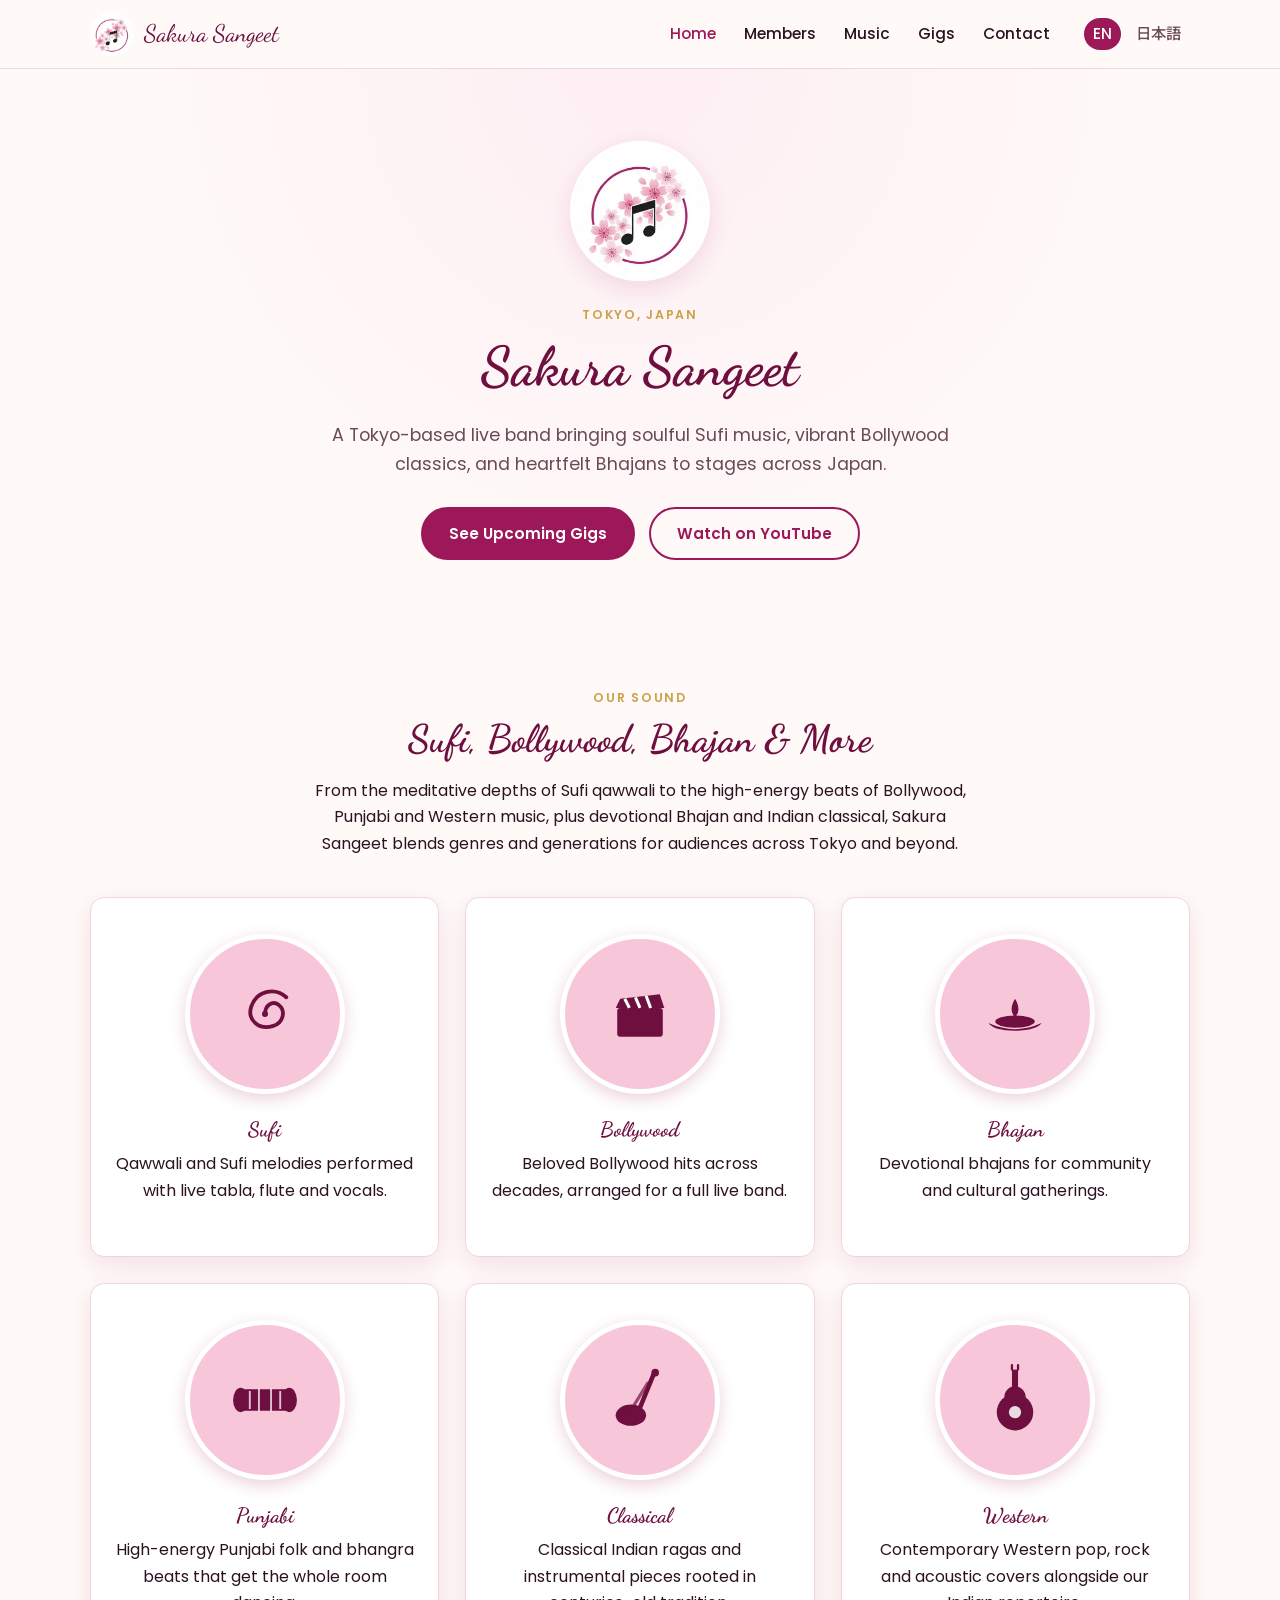
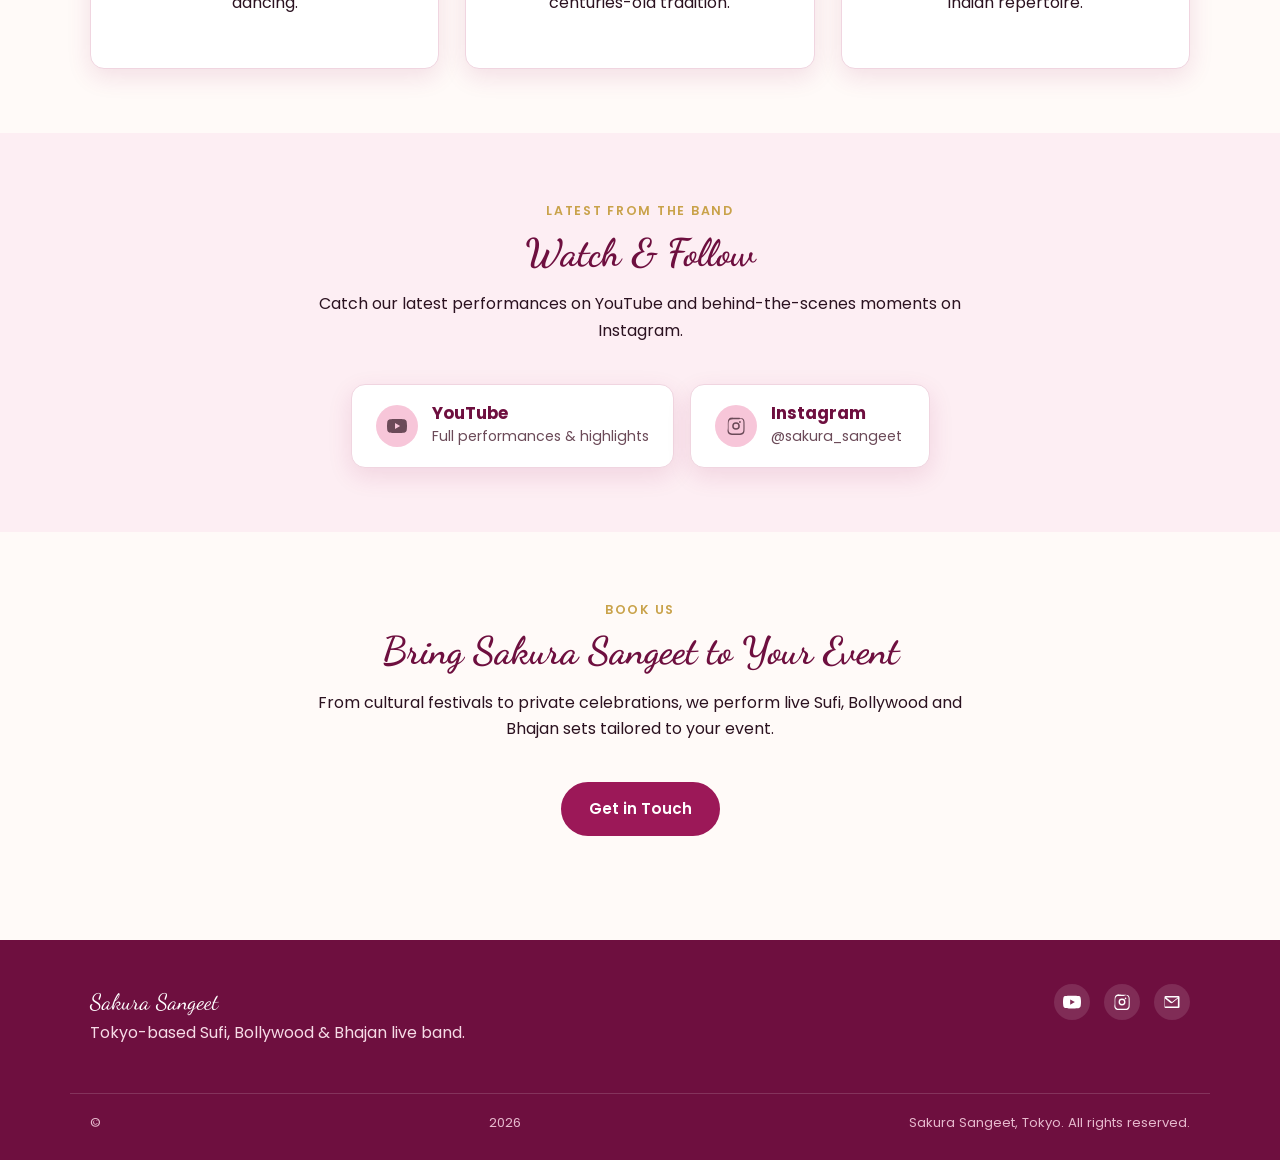
<file: index.html>
<!DOCTYPE html>
<html lang="en">
<head>
<meta charset="UTF-8">
<meta name="viewport" content="width=device-width, initial-scale=1.0">
<title>Sakura Sangeet | Sufi, Bollywood &amp; Bhajan Live Band in Tokyo, Japan</title>
<meta name="description" content="Sakura Sangeet is a Tokyo-based live band performing Sufi, Bollywood and Bhajan music across Japan. Watch us on YouTube, follow us on Instagram, and catch our upcoming Tokyo shows.">
<link rel="canonical" href="https://sakurasangeet.netlify.app/index.html">
<link rel="alternate" hreflang="en" href="https://sakurasangeet.netlify.app/index.html">
<link rel="alternate" hreflang="ja" href="https://sakurasangeet.netlify.app/ja/index.html">
<link rel="alternate" hreflang="x-default" href="https://sakurasangeet.netlify.app/index.html">
<link rel="icon" href="assets/images/band-logo-icon.jpg">

<meta property="og:type" content="website">
<meta property="og:title" content="Sakura Sangeet | Sufi, Bollywood & Bhajan Live Band in Tokyo, Japan">
<meta property="og:description" content="A Tokyo-based live band performing Sufi, Bollywood and Bhajan music across Japan.">
<meta property="og:image" content="assets/images/band-logo.jpg">
<meta property="og:url" content="https://sakurasangeet.netlify.app/index.html">
<meta name="twitter:card" content="summary_large_image">

<link rel="preconnect" href="https://fonts.googleapis.com">
<link href="https://fonts.googleapis.com/css2?family=Dancing+Script:wght@600;700&family=Poppins:wght@400;500;600;700&family=Noto+Sans+JP:wght@400;500;700&display=swap" rel="stylesheet">
<link rel="stylesheet" href="assets/css/style.css">

<script type="application/ld+json">
{
  "@context": "https://schema.org",
  "@type": "MusicGroup",
  "name": "Sakura Sangeet",
  "genre": ["Sufi music", "Bollywood", "Bhajan", "Devotional music"],
  "description": "Sakura Sangeet is a Tokyo-based live band performing Sufi, Bollywood and Bhajan music across Japan.",
  "image": "https://sakurasangeet.netlify.app/assets/images/band-logo.jpg",
  "url": "https://sakurasangeet.netlify.app/index.html",
  "foundingLocation": { "@type": "Place", "name": "Tokyo, Japan" },
  "sameAs": [
    "https://www.youtube.com/@sakurasangeet",
    "https://www.instagram.com/sakura_sangeet"
  ]
}
</script>
</head>
<body>

<header class="site-header">
  <div class="container nav">
    <a class="brand" href="index.html">
      <img src="assets/images/band-logo-icon.jpg" alt="Sakura Sangeet logo">
      Sakura Sangeet
    </a>
    <button class="nav-toggle" id="navToggle" aria-label="Toggle menu" aria-expanded="false">&#9776;</button>
    <ul class="nav-links" id="navLinks">
      <li><a href="index.html" class="active">Home</a></li>
      <li><a href="about.html">Members</a></li>
      <li><a href="music.html">Music</a></li>
      <li><a href="events.html">Gigs</a></li>
      <li><a href="contact.html">Contact</a></li>
      <li class="lang-switch">
        <a href="index.html" class="active">EN</a>
        <a href="ja/index.html">日本語</a>
      </li>
    </ul>
  </div>
</header>

<main>
  <section class="hero">
    <div class="container">
      <img class="hero-logo" src="assets/images/band-logo-icon.jpg" alt="Sakura Sangeet — sakura and music note logo">
      <div class="eyebrow">Tokyo, Japan</div>
      <h1>Sakura Sangeet</h1>
      <p class="lead">A Tokyo-based live band bringing soulful Sufi music, vibrant Bollywood classics, and heartfelt Bhajans to stages across Japan.</p>
      <div class="btn-row">
        <a class="btn btn-primary" href="events.html">See Upcoming Gigs</a>
        <a class="btn btn-outline" data-link="youtube" href="#" target="_blank" rel="noopener">Watch on YouTube</a>
      </div>
    </div>
  </section>

  <section class="section">
    <div class="container">
      <div class="section-header">
        <div class="eyebrow">Our Sound</div>
        <h2>Sufi, Bollywood, Bhajan &amp; More</h2>
        <p>From the meditative depths of Sufi qawwali to the high-energy beats of Bollywood, Punjabi and Western music, plus devotional Bhajan and Indian classical, Sakura Sangeet blends genres and generations for audiences across Tokyo and beyond.</p>
      </div>
      <div class="grid grid-3" id="genresGrid">
        <!-- Rendered by assets/js/main.js from assets/js/data.js -->
      </div>
    </div>
  </section>

  <section class="section section-alt">
    <div class="container">
      <div class="section-header">
        <div class="eyebrow">Latest From the Band</div>
        <h2>Watch &amp; Follow</h2>
        <p>Catch our latest performances on YouTube and behind-the-scenes moments on Instagram.</p>
      </div>
      <div class="social-row">
        <a class="card social-card" data-link="youtube" href="#" target="_blank" rel="noopener">
          <span class="social-icon">
            <svg viewBox="0 0 24 24" width="20" height="20" fill="currentColor"><path d="M23.5 6.2a3 3 0 0 0-2.1-2.1C19.5 3.5 12 3.5 12 3.5s-7.5 0-9.4.6A3 3 0 0 0 .5 6.2 31.6 31.6 0 0 0 0 12a31.6 31.6 0 0 0 .5 5.8 3 3 0 0 0 2.1 2.1c1.9.6 9.4.6 9.4.6s7.5 0 9.4-.6a3 3 0 0 0 2.1-2.1A31.6 31.6 0 0 0 24 12a31.6 31.6 0 0 0-.5-5.8ZM9.6 15.5V8.5L15.8 12Z"/></svg>
          </span>
          <span>
            <h3>YouTube</h3>
            <span>Full performances &amp; highlights</span>
          </span>
        </a>
        <a class="card social-card" data-link="instagram" href="#" target="_blank" rel="noopener">
          <span class="social-icon">
            <svg viewBox="0 0 24 24" width="20" height="20" fill="currentColor"><path d="M12 2.2c3.2 0 3.6 0 4.9.07 1.2.06 2 .25 2.4.42.6.24 1 .53 1.5 1 .47.47.76.9 1 1.5.17.4.36 1.2.42 2.4.06 1.3.07 1.7.07 4.9s0 3.6-.07 4.9c-.06 1.2-.25 2-.42 2.4-.24.6-.53 1-1 1.5-.47.47-.9.76-1.5 1-.4.17-1.2.36-2.4.42-1.3.06-1.7.07-4.9.07s-3.6 0-4.9-.07c-1.2-.06-2-.25-2.4-.42-.6-.24-1-.53-1.5-1-.47-.47-.76-.9-1-1.5-.17-.4-.36-1.2-.42-2.4C2.21 15.6 2.2 15.2 2.2 12s0-3.6.07-4.9c.06-1.2.25-2 .42-2.4.24-.6.53-1 1-1.5.47-.47.9-.76 1.5-1 .4-.17 1.2-.36 2.4-.42C8.4 2.21 8.8 2.2 12 2.2Zm0 1.8c-3.15 0-3.52 0-4.76.07-.97.04-1.5.2-1.85.34-.46.18-.8.4-1.15.75-.35.35-.57.69-.75 1.15-.14.35-.3.88-.34 1.85C3.08 8.48 3.07 8.85 3.07 12s0 3.52.07 4.76c.04.97.2 1.5.34 1.85.18.46.4.8.75 1.15.35.35.69.57 1.15.75.35.14.88.3 1.85.34 1.24.06 1.61.07 4.76.07s3.52 0 4.76-.07c.97-.04 1.5-.2 1.85-.34.46-.18.8-.4 1.15-.75.35-.35.57-.69.75-1.15.14-.35.3-.88.34-1.85.06-1.24.07-1.61.07-4.76s0-3.52-.07-4.76c-.04-.97-.2-1.5-.34-1.85a3.1 3.1 0 0 0-.75-1.15 3.1 3.1 0 0 0-1.15-.75c-.35-.14-.88-.3-1.85-.34C15.52 4 15.15 4 12 4Zm0 3.4a4.6 4.6 0 1 1 0 9.2 4.6 4.6 0 0 1 0-9.2Zm0 1.8a2.8 2.8 0 1 0 0 5.6 2.8 2.8 0 0 0 0-5.6Zm5.8-2a1.08 1.08 0 1 1-2.16 0 1.08 1.08 0 0 1 2.16 0Z"/></svg>
          </span>
          <span>
            <h3>Instagram</h3>
            <span>@sakura_sangeet</span>
          </span>
        </a>
      </div>
    </div>
  </section>

  <section class="section">
    <div class="container">
      <div class="section-header">
        <div class="eyebrow">Book Us</div>
        <h2>Bring Sakura Sangeet to Your Event</h2>
        <p>From cultural festivals to private celebrations, we perform live Sufi, Bollywood and Bhajan sets tailored to your event.</p>
      </div>
      <div class="btn-row" style="justify-content:center;">
        <a class="btn btn-primary" href="contact.html">Get in Touch</a>
      </div>
    </div>
  </section>
</main>

<footer class="site-footer">
  <div class="container">
    <div>
      <div class="footer-brand">Sakura Sangeet</div>
      <p>Tokyo-based Sufi, Bollywood &amp; Bhajan live band.</p>
    </div>
    <div class="footer-social">
      <a data-link="youtube" href="#" target="_blank" rel="noopener" aria-label="YouTube">
        <svg viewBox="0 0 24 24" width="18" height="18" fill="currentColor"><path d="M23.5 6.2a3 3 0 0 0-2.1-2.1C19.5 3.5 12 3.5 12 3.5s-7.5 0-9.4.6A3 3 0 0 0 .5 6.2 31.6 31.6 0 0 0 0 12a31.6 31.6 0 0 0 .5 5.8 3 3 0 0 0 2.1 2.1c1.9.6 9.4.6 9.4.6s7.5 0 9.4-.6a3 3 0 0 0 2.1-2.1A31.6 31.6 0 0 0 24 12a31.6 31.6 0 0 0-.5-5.8ZM9.6 15.5V8.5L15.8 12Z"/></svg>
      </a>
      <a data-link="instagram" href="#" target="_blank" rel="noopener" aria-label="Instagram">
        <svg viewBox="0 0 24 24" width="18" height="18" fill="currentColor"><path d="M12 2.2c3.2 0 3.6 0 4.9.07 1.2.06 2 .25 2.4.42.6.24 1 .53 1.5 1 .47.47.76.9 1 1.5.17.4.36 1.2.42 2.4.06 1.3.07 1.7.07 4.9s0 3.6-.07 4.9c-.06 1.2-.25 2-.42 2.4-.24.6-.53 1-1 1.5-.47.47-.9.76-1.5 1-.4.17-1.2.36-2.4.42-1.3.06-1.7.07-4.9.07s-3.6 0-4.9-.07c-1.2-.06-2-.25-2.4-.42-.6-.24-1-.53-1.5-1-.47-.47-.76-.9-1-1.5-.17-.4-.36-1.2-.42-2.4C2.21 15.6 2.2 15.2 2.2 12s0-3.6.07-4.9c.06-1.2.25-2 .42-2.4.24-.6.53-1 1-1.5.47-.47.9-.76 1.5-1 .4-.17 1.2-.36 2.4-.42C8.4 2.21 8.8 2.2 12 2.2Zm0 1.8c-3.15 0-3.52 0-4.76.07-.97.04-1.5.2-1.85.34-.46.18-.8.4-1.15.75-.35.35-.57.69-.75 1.15-.14.35-.3.88-.34 1.85C3.08 8.48 3.07 8.85 3.07 12s0 3.52.07 4.76c.04.97.2 1.5.34 1.85.18.46.4.8.75 1.15.35.35.69.57 1.15.75.35.14.88.3 1.85.34 1.24.06 1.61.07 4.76.07s3.52 0 4.76-.07c.97-.04 1.5-.2 1.85-.34.46-.18.8-.4 1.15-.75.35-.35.57-.69.75-1.15.14-.35.3-.88.34-1.85.06-1.24.07-1.61.07-4.76s0-3.52-.07-4.76c-.04-.97-.2-1.5-.34-1.85a3.1 3.1 0 0 0-.75-1.15 3.1 3.1 0 0 0-1.15-.75c-.35-.14-.88-.3-1.85-.34C15.52 4 15.15 4 12 4Zm0 3.4a4.6 4.6 0 1 1 0 9.2 4.6 4.6 0 0 1 0-9.2Zm0 1.8a2.8 2.8 0 1 0 0 5.6 2.8 2.8 0 0 0 0-5.6Zm5.8-2a1.08 1.08 0 1 1-2.16 0 1.08 1.08 0 0 1 2.16 0Z"/></svg>
      </a>
      <a data-link="email" href="#" aria-label="Email">
        <svg viewBox="0 0 24 24" width="18" height="18" fill="currentColor"><path d="M2 5.5A1.5 1.5 0 0 1 3.5 4h17A1.5 1.5 0 0 1 22 5.5v13a1.5 1.5 0 0 1-1.5 1.5h-17A1.5 1.5 0 0 1 2 18.5Zm2.2.5 7.3 5.8a.8.8 0 0 0 1 0L19.8 6Zm15.6 1.3-7 5.6a2.6 2.6 0 0 1-3.2 0l-7-5.6V18h17.2Z"/></svg>
      </a>
    </div>
  </div>
  <div class="footer-bottom container">
    &copy; <span data-year></span> Sakura Sangeet, Tokyo. All rights reserved.
  </div>
</footer>

<script src="assets/js/data.js"></script>
<script src="assets/js/main.js"></script>
</body>
</html>
</file>
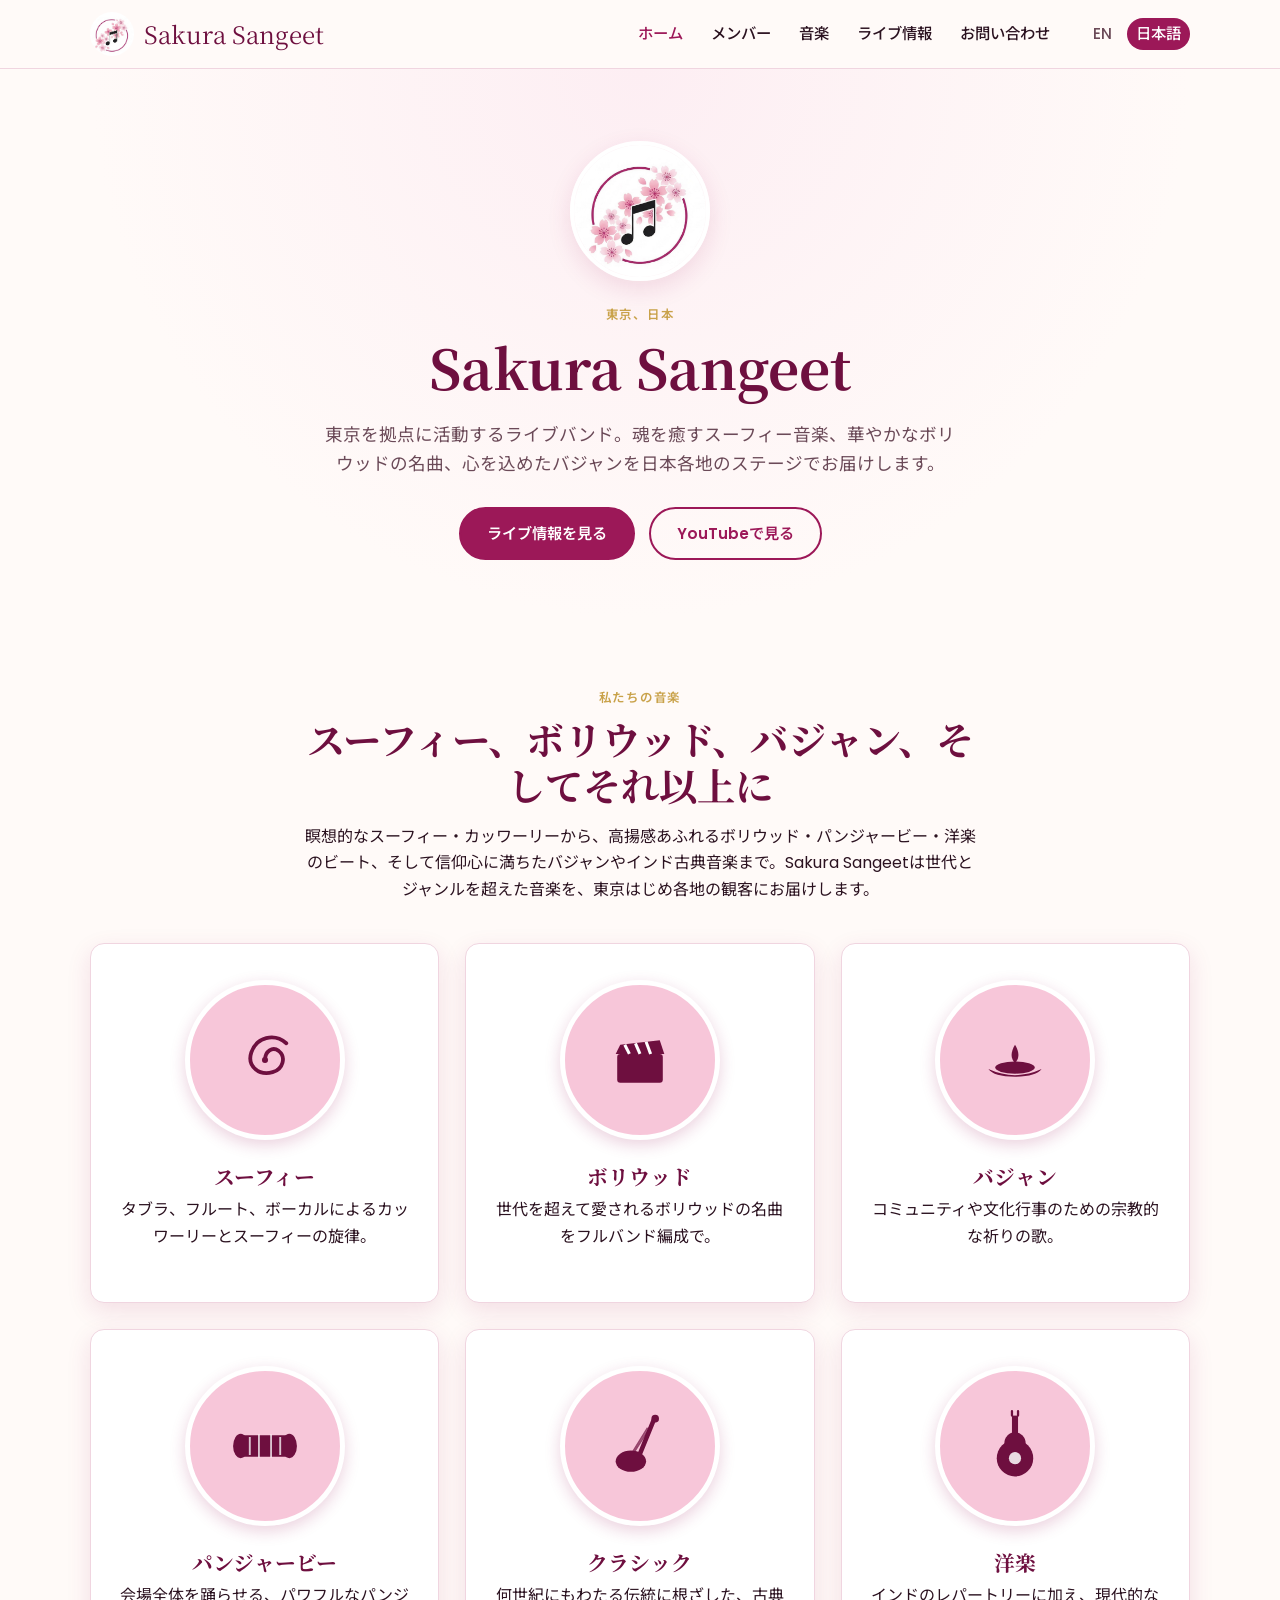
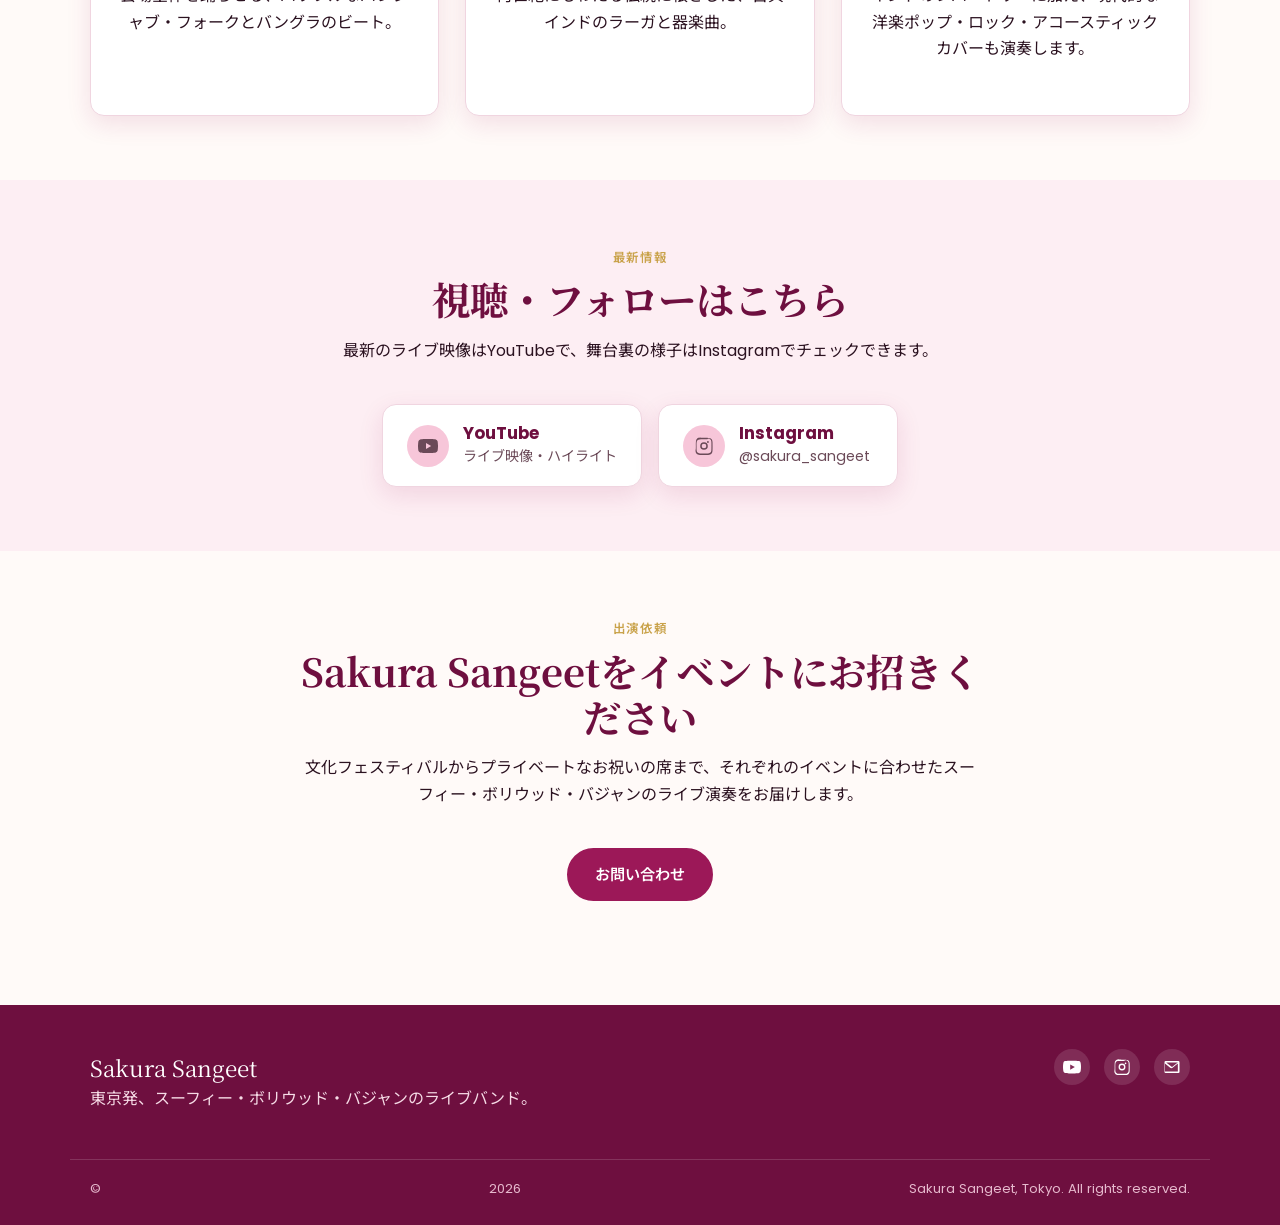
<file: ja/index.html>
<!DOCTYPE html>
<html lang="ja">
<head>
<meta charset="UTF-8">
<meta name="viewport" content="width=device-width, initial-scale=1.0">
<title>桜サンギート（Sakura Sangeet）| 東京発 スーフィー・ボリウッド・バジャンのライブバンド</title>
<meta name="description" content="Sakura Sangeet（サクラ・サンギート）は東京を拠点に活動する、スーフィー音楽・ボリウッド・バジャンを演奏するライブバンドです。YouTubeやInstagramで最新情報をチェック、東京での公演情報もこちらから。">
<link rel="canonical" href="https://sakurasangeet.netlify.app/ja/index.html">
<link rel="alternate" hreflang="en" href="https://sakurasangeet.netlify.app/index.html">
<link rel="alternate" hreflang="ja" href="https://sakurasangeet.netlify.app/ja/index.html">
<link rel="alternate" hreflang="x-default" href="https://sakurasangeet.netlify.app/index.html">
<link rel="icon" href="../assets/images/band-logo-icon.jpg">

<meta property="og:type" content="website">
<meta property="og:title" content="桜サンギート（Sakura Sangeet）| 東京発 スーフィー・ボリウッド・バジャンのライブバンド">
<meta property="og:description" content="東京を拠点に活動する、スーフィー音楽・ボリウッド・バジャンを演奏するライブバンド。">
<meta property="og:image" content="../assets/images/band-logo.jpg">
<meta property="og:url" content="https://sakurasangeet.netlify.app/ja/index.html">
<meta name="twitter:card" content="summary_large_image">

<link rel="preconnect" href="https://fonts.googleapis.com">
<link href="https://fonts.googleapis.com/css2?family=Dancing+Script:wght@600;700&family=Poppins:wght@400;500;600;700&family=Noto+Serif+JP:wght@600;700&family=Noto+Sans+JP:wght@400;500;700&display=swap" rel="stylesheet">
<link rel="stylesheet" href="../assets/css/style.css">

<script type="application/ld+json">
{
  "@context": "https://schema.org",
  "@type": "MusicGroup",
  "name": "Sakura Sangeet",
  "genre": ["スーフィー音楽", "ボリウッド", "バジャン", "宗教音楽"],
  "description": "Sakura Sangeetは東京を拠点に活動する、スーフィー音楽・ボリウッド・バジャンを演奏するライブバンドです。",
  "image": "https://sakurasangeet.netlify.app/assets/images/band-logo.jpg",
  "url": "https://sakurasangeet.netlify.app/ja/index.html",
  "foundingLocation": { "@type": "Place", "name": "東京、日本" },
  "sameAs": [
    "https://www.youtube.com/@sakurasangeet",
    "https://www.instagram.com/sakura_sangeet"
  ]
}
</script>
</head>
<body>

<header class="site-header">
  <div class="container nav">
    <a class="brand" href="index.html">
      <img src="../assets/images/band-logo-icon.jpg" alt="Sakura Sangeet ロゴ">
      Sakura Sangeet
    </a>
    <button class="nav-toggle" id="navToggle" aria-label="メニュー" aria-expanded="false">&#9776;</button>
    <ul class="nav-links" id="navLinks">
      <li><a href="index.html" class="active">ホーム</a></li>
      <li><a href="about.html">メンバー</a></li>
      <li><a href="music.html">音楽</a></li>
      <li><a href="events.html">ライブ情報</a></li>
      <li><a href="contact.html">お問い合わせ</a></li>
      <li class="lang-switch">
        <a href="../index.html">EN</a>
        <a href="index.html" class="active">日本語</a>
      </li>
    </ul>
  </div>
</header>

<main>
  <section class="hero">
    <div class="container">
      <img class="hero-logo" src="../assets/images/band-logo-icon.jpg" alt="Sakura Sangeet — 桜と音符のロゴ">
      <div class="eyebrow">東京、日本</div>
      <h1>Sakura Sangeet</h1>
      <p class="lead">東京を拠点に活動するライブバンド。魂を癒すスーフィー音楽、華やかなボリウッドの名曲、心を込めたバジャンを日本各地のステージでお届けします。</p>
      <div class="btn-row">
        <a class="btn btn-primary" href="events.html">ライブ情報を見る</a>
        <a class="btn btn-outline" data-link="youtube" href="#" target="_blank" rel="noopener">YouTubeで見る</a>
      </div>
    </div>
  </section>

  <section class="section">
    <div class="container">
      <div class="section-header">
        <div class="eyebrow">私たちの音楽</div>
        <h2>スーフィー、ボリウッド、バジャン、そしてそれ以上に</h2>
        <p>瞑想的なスーフィー・カッワーリーから、高揚感あふれるボリウッド・パンジャービー・洋楽のビート、そして信仰心に満ちたバジャンやインド古典音楽まで。Sakura Sangeetは世代とジャンルを超えた音楽を、東京はじめ各地の観客にお届けします。</p>
      </div>
      <div class="grid grid-3" id="genresGrid">
        <!-- assets/js/main.js が assets/js/data.js から自動生成 -->
      </div>
    </div>
  </section>

  <section class="section section-alt">
    <div class="container">
      <div class="section-header">
        <div class="eyebrow">最新情報</div>
        <h2>視聴・フォローはこちら</h2>
        <p>最新のライブ映像はYouTubeで、舞台裏の様子はInstagramでチェックできます。</p>
      </div>
      <div class="social-row">
        <a class="card social-card" data-link="youtube" href="#" target="_blank" rel="noopener">
          <span class="social-icon">
            <svg viewBox="0 0 24 24" width="20" height="20" fill="currentColor"><path d="M23.5 6.2a3 3 0 0 0-2.1-2.1C19.5 3.5 12 3.5 12 3.5s-7.5 0-9.4.6A3 3 0 0 0 .5 6.2 31.6 31.6 0 0 0 0 12a31.6 31.6 0 0 0 .5 5.8 3 3 0 0 0 2.1 2.1c1.9.6 9.4.6 9.4.6s7.5 0 9.4-.6a3 3 0 0 0 2.1-2.1A31.6 31.6 0 0 0 24 12a31.6 31.6 0 0 0-.5-5.8ZM9.6 15.5V8.5L15.8 12Z"/></svg>
          </span>
          <span>
            <h3>YouTube</h3>
            <span>ライブ映像・ハイライト</span>
          </span>
        </a>
        <a class="card social-card" data-link="instagram" href="#" target="_blank" rel="noopener">
          <span class="social-icon">
            <svg viewBox="0 0 24 24" width="20" height="20" fill="currentColor"><path d="M12 2.2c3.2 0 3.6 0 4.9.07 1.2.06 2 .25 2.4.42.6.24 1 .53 1.5 1 .47.47.76.9 1 1.5.17.4.36 1.2.42 2.4.06 1.3.07 1.7.07 4.9s0 3.6-.07 4.9c-.06 1.2-.25 2-.42 2.4-.24.6-.53 1-1 1.5-.47.47-.9.76-1.5 1-.4.17-1.2.36-2.4.42-1.3.06-1.7.07-4.9.07s-3.6 0-4.9-.07c-1.2-.06-2-.25-2.4-.42-.6-.24-1-.53-1.5-1-.47-.47-.76-.9-1-1.5-.17-.4-.36-1.2-.42-2.4C2.21 15.6 2.2 15.2 2.2 12s0-3.6.07-4.9c.06-1.2.25-2 .42-2.4.24-.6.53-1 1-1.5.47-.47.9-.76 1.5-1 .4-.17 1.2-.36 2.4-.42C8.4 2.21 8.8 2.2 12 2.2Zm0 1.8c-3.15 0-3.52 0-4.76.07-.97.04-1.5.2-1.85.34-.46.18-.8.4-1.15.75-.35.35-.57.69-.75 1.15-.14.35-.3.88-.34 1.85C3.08 8.48 3.07 8.85 3.07 12s0 3.52.07 4.76c.04.97.2 1.5.34 1.85.18.46.4.8.75 1.15.35.35.69.57 1.15.75.35.14.88.3 1.85.34 1.24.06 1.61.07 4.76.07s3.52 0 4.76-.07c.97-.04 1.5-.2 1.85-.34.46-.18.8-.4 1.15-.75.35-.35.57-.69.75-1.15.14-.35.3-.88.34-1.85.06-1.24.07-1.61.07-4.76s0-3.52-.07-4.76c-.04-.97-.2-1.5-.34-1.85a3.1 3.1 0 0 0-.75-1.15 3.1 3.1 0 0 0-1.15-.75c-.35-.14-.88-.3-1.85-.34C15.52 4 15.15 4 12 4Zm0 3.4a4.6 4.6 0 1 1 0 9.2 4.6 4.6 0 0 1 0-9.2Zm0 1.8a2.8 2.8 0 1 0 0 5.6 2.8 2.8 0 0 0 0-5.6Zm5.8-2a1.08 1.08 0 1 1-2.16 0 1.08 1.08 0 0 1 2.16 0Z"/></svg>
          </span>
          <span>
            <h3>Instagram</h3>
            <span>@sakura_sangeet</span>
          </span>
        </a>
      </div>
    </div>
  </section>

  <section class="section">
    <div class="container">
      <div class="section-header">
        <div class="eyebrow">出演依頼</div>
        <h2>Sakura Sangeetをイベントにお招きください</h2>
        <p>文化フェスティバルからプライベートなお祝いの席まで、それぞれのイベントに合わせたスーフィー・ボリウッド・バジャンのライブ演奏をお届けします。</p>
      </div>
      <div class="btn-row" style="justify-content:center;">
        <a class="btn btn-primary" href="contact.html">お問い合わせ</a>
      </div>
    </div>
  </section>
</main>

<footer class="site-footer">
  <div class="container">
    <div>
      <div class="footer-brand">Sakura Sangeet</div>
      <p>東京発、スーフィー・ボリウッド・バジャンのライブバンド。</p>
    </div>
    <div class="footer-social">
      <a data-link="youtube" href="#" target="_blank" rel="noopener" aria-label="YouTube">
        <svg viewBox="0 0 24 24" width="18" height="18" fill="currentColor"><path d="M23.5 6.2a3 3 0 0 0-2.1-2.1C19.5 3.5 12 3.5 12 3.5s-7.5 0-9.4.6A3 3 0 0 0 .5 6.2 31.6 31.6 0 0 0 0 12a31.6 31.6 0 0 0 .5 5.8 3 3 0 0 0 2.1 2.1c1.9.6 9.4.6 9.4.6s7.5 0 9.4-.6a3 3 0 0 0 2.1-2.1A31.6 31.6 0 0 0 24 12a31.6 31.6 0 0 0-.5-5.8ZM9.6 15.5V8.5L15.8 12Z"/></svg>
      </a>
      <a data-link="instagram" href="#" target="_blank" rel="noopener" aria-label="Instagram">
        <svg viewBox="0 0 24 24" width="18" height="18" fill="currentColor"><path d="M12 2.2c3.2 0 3.6 0 4.9.07 1.2.06 2 .25 2.4.42.6.24 1 .53 1.5 1 .47.47.76.9 1 1.5.17.4.36 1.2.42 2.4.06 1.3.07 1.7.07 4.9s0 3.6-.07 4.9c-.06 1.2-.25 2-.42 2.4-.24.6-.53 1-1 1.5-.47.47-.9.76-1.5 1-.4.17-1.2.36-2.4.42-1.3.06-1.7.07-4.9.07s-3.6 0-4.9-.07c-1.2-.06-2-.25-2.4-.42-.6-.24-1-.53-1.5-1-.47-.47-.76-.9-1-1.5-.17-.4-.36-1.2-.42-2.4C2.21 15.6 2.2 15.2 2.2 12s0-3.6.07-4.9c.06-1.2.25-2 .42-2.4.24-.6.53-1 1-1.5.47-.47.9-.76 1.5-1 .4-.17 1.2-.36 2.4-.42C8.4 2.21 8.8 2.2 12 2.2Zm0 1.8c-3.15 0-3.52 0-4.76.07-.97.04-1.5.2-1.85.34-.46.18-.8.4-1.15.75-.35.35-.57.69-.75 1.15-.14.35-.3.88-.34 1.85C3.08 8.48 3.07 8.85 3.07 12s0 3.52.07 4.76c.04.97.2 1.5.34 1.85.18.46.4.8.75 1.15.35.35.69.57 1.15.75.35.14.88.3 1.85.34 1.24.06 1.61.07 4.76.07s3.52 0 4.76-.07c.97-.04 1.5-.2 1.85-.34.46-.18.8-.4 1.15-.75.35-.35.57-.69.75-1.15.14-.35.3-.88.34-1.85.06-1.24.07-1.61.07-4.76s0-3.52-.07-4.76c-.04-.97-.2-1.5-.34-1.85a3.1 3.1 0 0 0-.75-1.15 3.1 3.1 0 0 0-1.15-.75c-.35-.14-.88-.3-1.85-.34C15.52 4 15.15 4 12 4Zm0 3.4a4.6 4.6 0 1 1 0 9.2 4.6 4.6 0 0 1 0-9.2Zm0 1.8a2.8 2.8 0 1 0 0 5.6 2.8 2.8 0 0 0 0-5.6Zm5.8-2a1.08 1.08 0 1 1-2.16 0 1.08 1.08 0 0 1 2.16 0Z"/></svg>
      </a>
      <a data-link="email" href="#" aria-label="Email">
        <svg viewBox="0 0 24 24" width="18" height="18" fill="currentColor"><path d="M2 5.5A1.5 1.5 0 0 1 3.5 4h17A1.5 1.5 0 0 1 22 5.5v13a1.5 1.5 0 0 1-1.5 1.5h-17A1.5 1.5 0 0 1 2 18.5Zm2.2.5 7.3 5.8a.8.8 0 0 0 1 0L19.8 6Zm15.6 1.3-7 5.6a2.6 2.6 0 0 1-3.2 0l-7-5.6V18h17.2Z"/></svg>
      </a>
    </div>
  </div>
  <div class="footer-bottom container">
    &copy; <span data-year></span> Sakura Sangeet, Tokyo. All rights reserved.
  </div>
</footer>

<script src="../assets/js/data.js"></script>
<script src="../assets/js/main.js"></script>
</body>
</html>
</file>
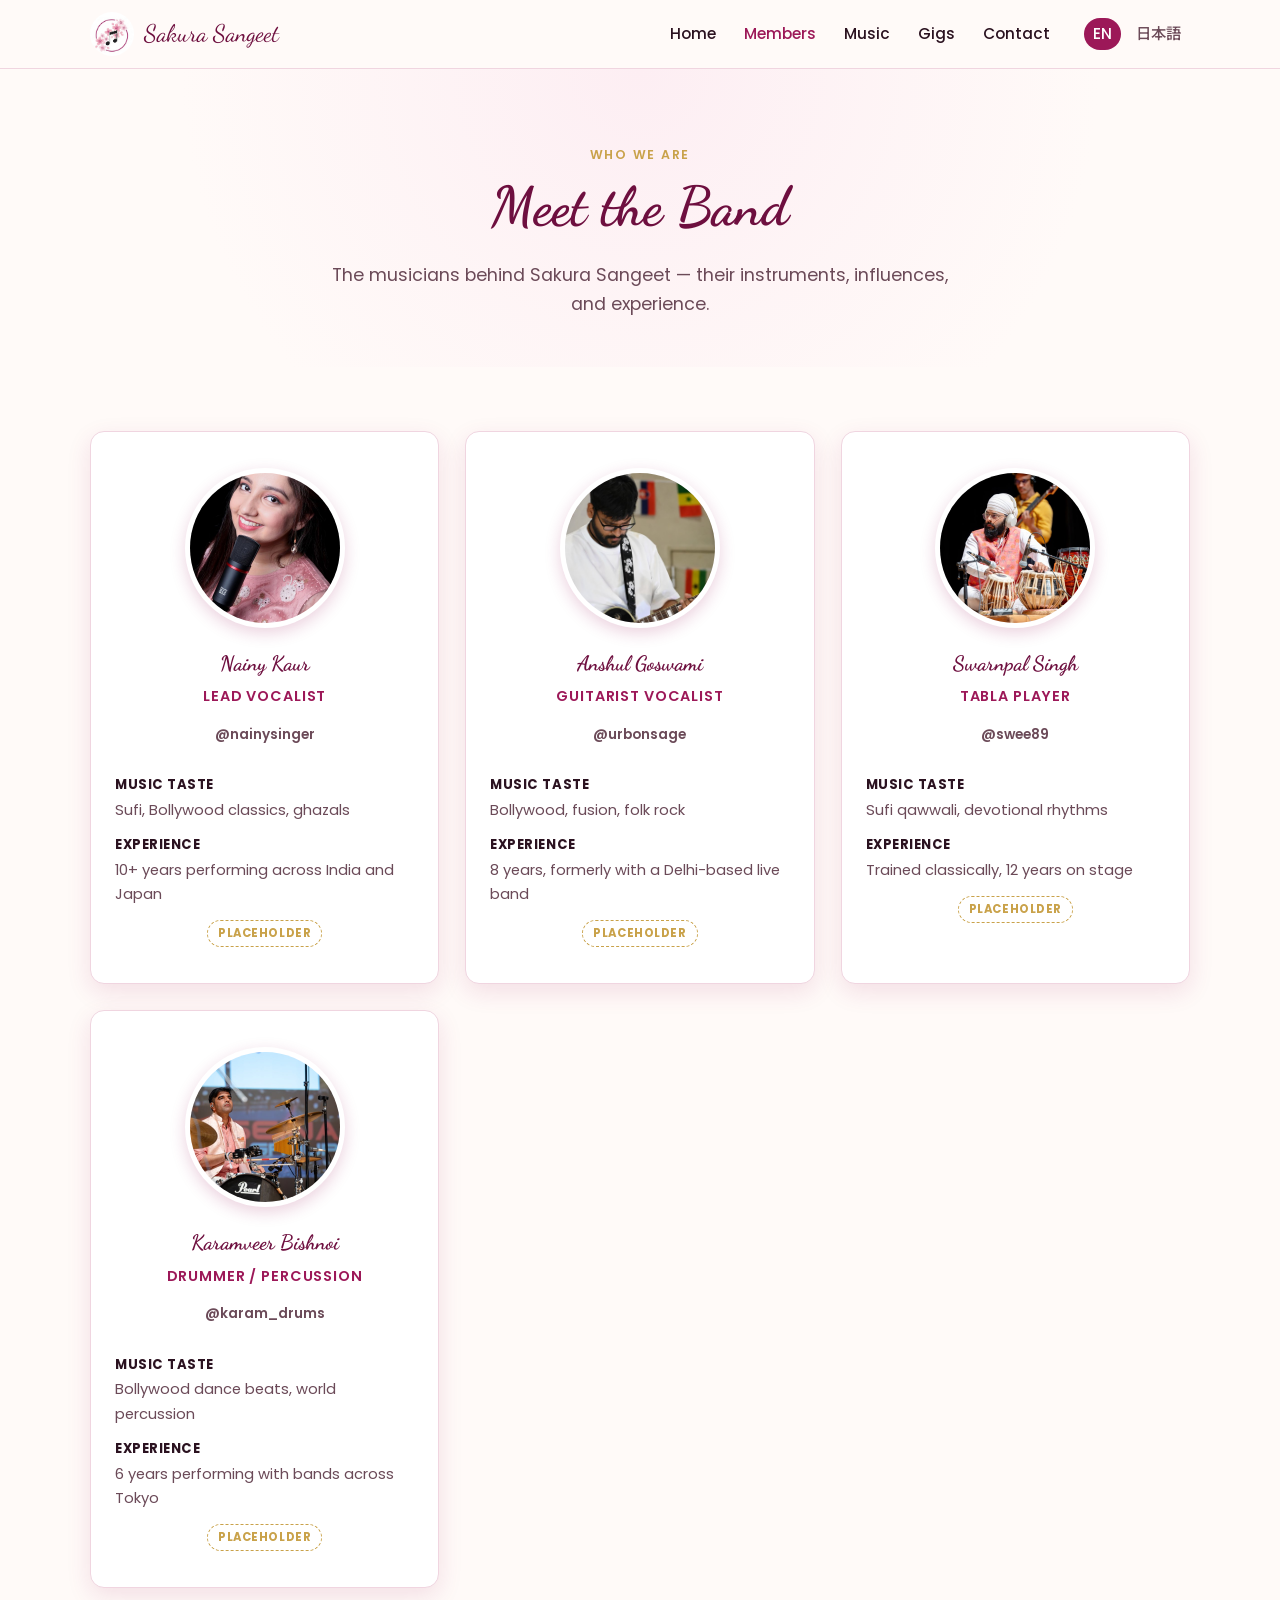
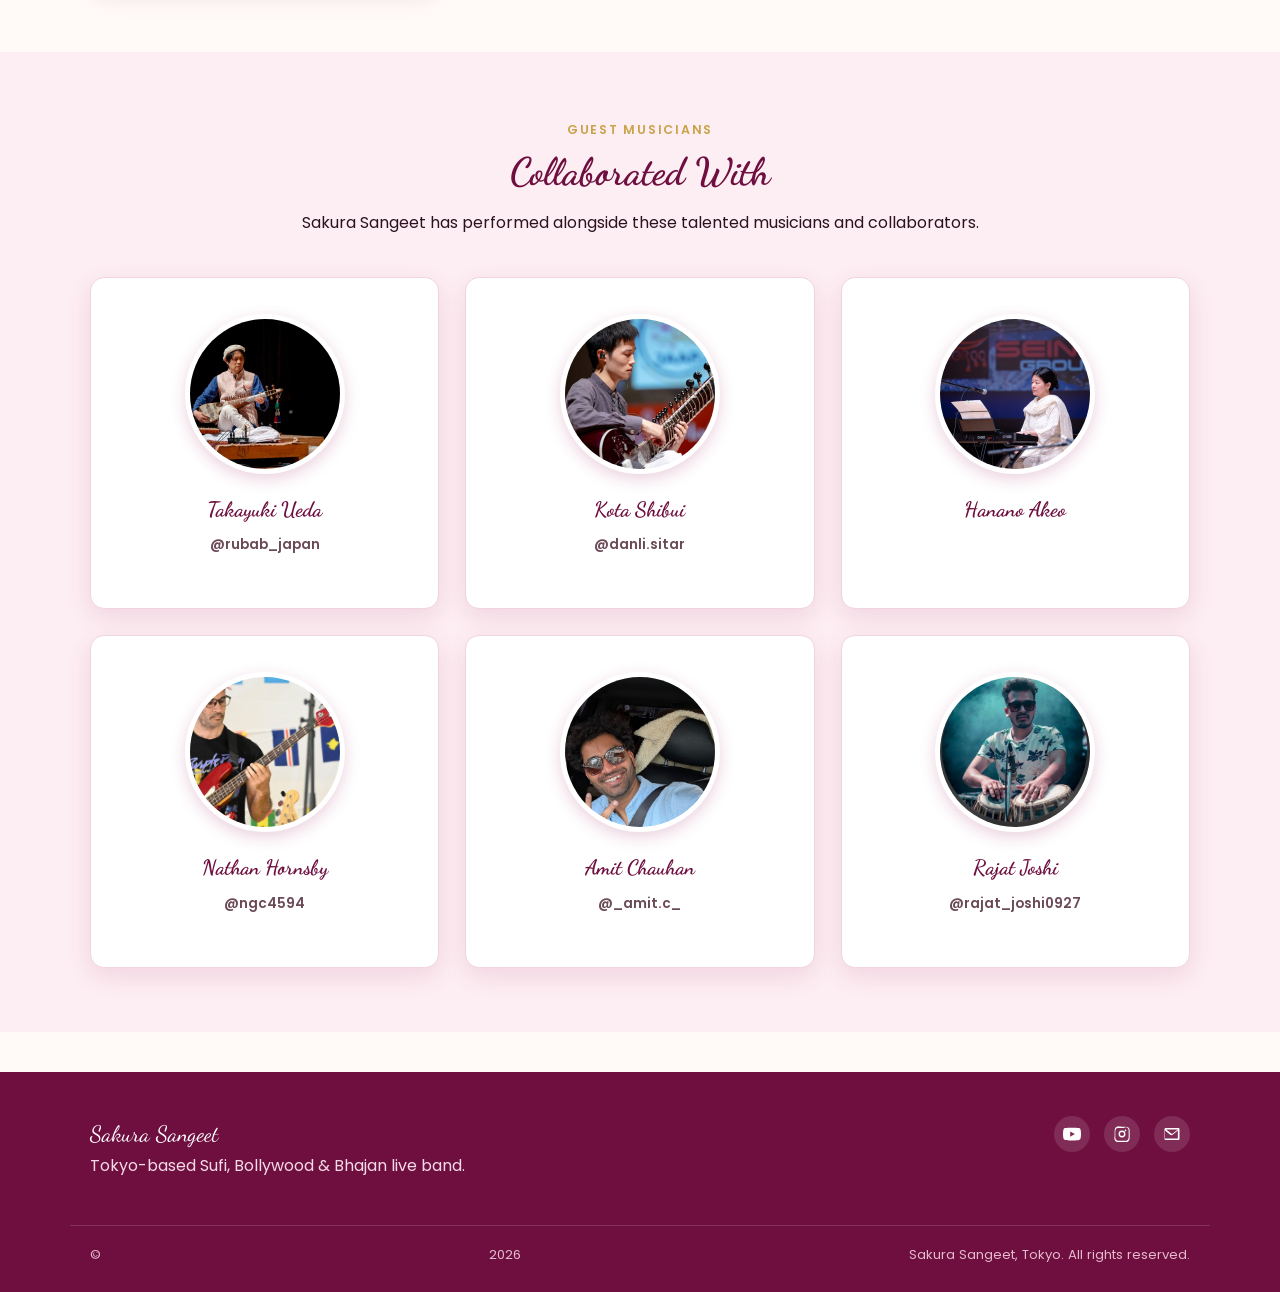
<file: about.html>
<!DOCTYPE html>
<html lang="en">
<head>
<meta charset="UTF-8">
<meta name="viewport" content="width=device-width, initial-scale=1.0">
<title>Members | Sakura Sangeet — Tokyo Sufi, Bollywood &amp; Bhajan Band</title>
<meta name="description" content="Meet the members of Sakura Sangeet, our Tokyo-based Sufi, Bollywood and Bhajan band — their roles, musical influences, and performing experience.">
<link rel="canonical" href="https://sakurasangeet.netlify.app/about.html">
<link rel="alternate" hreflang="en" href="https://sakurasangeet.netlify.app/about.html">
<link rel="alternate" hreflang="ja" href="https://sakurasangeet.netlify.app/ja/about.html">
<link rel="alternate" hreflang="x-default" href="https://sakurasangeet.netlify.app/about.html">
<link rel="icon" href="assets/images/band-logo-icon.jpg">
<link rel="preconnect" href="https://fonts.googleapis.com">
<link href="https://fonts.googleapis.com/css2?family=Dancing+Script:wght@600;700&family=Poppins:wght@400;500;600;700&family=Noto+Sans+JP:wght@400;500;700&display=swap" rel="stylesheet">
<link rel="stylesheet" href="assets/css/style.css">
</head>
<body>

<header class="site-header">
  <div class="container nav">
    <a class="brand" href="index.html">
      <img src="assets/images/band-logo-icon.jpg" alt="Sakura Sangeet logo">
      Sakura Sangeet
    </a>
    <button class="nav-toggle" id="navToggle" aria-label="Toggle menu" aria-expanded="false">&#9776;</button>
    <ul class="nav-links" id="navLinks">
      <li><a href="index.html">Home</a></li>
      <li><a href="about.html" class="active">Members</a></li>
      <li><a href="music.html">Music</a></li>
      <li><a href="events.html">Gigs</a></li>
      <li><a href="contact.html">Contact</a></li>
      <li class="lang-switch">
        <a href="about.html" class="active">EN</a>
        <a href="ja/about.html">日本語</a>
      </li>
    </ul>
  </div>
</header>

<main>
  <section class="hero" style="padding-bottom:20px;">
    <div class="container">
      <div class="eyebrow">Who We Are</div>
      <h1>Meet the Band</h1>
      <p class="lead">The musicians behind Sakura Sangeet — their instruments, influences, and experience.</p>
    </div>
  </section>

  <section class="section">
    <div class="container">
      <div class="grid grid-3" id="membersGrid">
        <!-- Rendered by assets/js/main.js from assets/js/data.js -->
      </div>
    </div>
  </section>

  <section class="section section-alt">
    <div class="container">
      <div class="section-header">
        <div class="eyebrow">Guest Musicians</div>
        <h2>Collaborated With</h2>
        <p>Sakura Sangeet has performed alongside these talented musicians and collaborators.</p>
      </div>
      <div class="grid grid-3" id="collaboratorsGrid">
        <!-- Rendered by assets/js/main.js from assets/js/data.js -->
      </div>
    </div>
  </section>
</main>

<footer class="site-footer">
  <div class="container">
    <div>
      <div class="footer-brand">Sakura Sangeet</div>
      <p>Tokyo-based Sufi, Bollywood &amp; Bhajan live band.</p>
    </div>
    <div class="footer-social">
      <a data-link="youtube" href="#" target="_blank" rel="noopener" aria-label="YouTube">
        <svg viewBox="0 0 24 24" width="18" height="18" fill="currentColor"><path d="M23.5 6.2a3 3 0 0 0-2.1-2.1C19.5 3.5 12 3.5 12 3.5s-7.5 0-9.4.6A3 3 0 0 0 .5 6.2 31.6 31.6 0 0 0 0 12a31.6 31.6 0 0 0 .5 5.8 3 3 0 0 0 2.1 2.1c1.9.6 9.4.6 9.4.6s7.5 0 9.4-.6a3 3 0 0 0 2.1-2.1A31.6 31.6 0 0 0 24 12a31.6 31.6 0 0 0-.5-5.8ZM9.6 15.5V8.5L15.8 12Z"/></svg>
      </a>
      <a data-link="instagram" href="#" target="_blank" rel="noopener" aria-label="Instagram">
        <svg viewBox="0 0 24 24" width="18" height="18" fill="currentColor"><path d="M12 2.2c3.2 0 3.6 0 4.9.07 1.2.06 2 .25 2.4.42.6.24 1 .53 1.5 1 .47.47.76.9 1 1.5.17.4.36 1.2.42 2.4.06 1.3.07 1.7.07 4.9s0 3.6-.07 4.9c-.06 1.2-.25 2-.42 2.4-.24.6-.53 1-1 1.5-.47.47-.9.76-1.5 1-.4.17-1.2.36-2.4.42-1.3.06-1.7.07-4.9.07s-3.6 0-4.9-.07c-1.2-.06-2-.25-2.4-.42-.6-.24-1-.53-1.5-1-.47-.47-.76-.9-1-1.5-.17-.4-.36-1.2-.42-2.4C2.21 15.6 2.2 15.2 2.2 12s0-3.6.07-4.9c.06-1.2.25-2 .42-2.4.24-.6.53-1 1-1.5.47-.47.9-.76 1.5-1 .4-.17 1.2-.36 2.4-.42C8.4 2.21 8.8 2.2 12 2.2Zm0 1.8c-3.15 0-3.52 0-4.76.07-.97.04-1.5.2-1.85.34-.46.18-.8.4-1.15.75-.35.35-.57.69-.75 1.15-.14.35-.3.88-.34 1.85C3.08 8.48 3.07 8.85 3.07 12s0 3.52.07 4.76c.04.97.2 1.5.34 1.85.18.46.4.8.75 1.15.35.35.69.57 1.15.75.35.14.88.3 1.85.34 1.24.06 1.61.07 4.76.07s3.52 0 4.76-.07c.97-.04 1.5-.2 1.85-.34.46-.18.8-.4 1.15-.75.35-.35.57-.69.75-1.15.14-.35.3-.88.34-1.85.06-1.24.07-1.61.07-4.76s0-3.52-.07-4.76c-.04-.97-.2-1.5-.34-1.85a3.1 3.1 0 0 0-.75-1.15 3.1 3.1 0 0 0-1.15-.75c-.35-.14-.88-.3-1.85-.34C15.52 4 15.15 4 12 4Zm0 3.4a4.6 4.6 0 1 1 0 9.2 4.6 4.6 0 0 1 0-9.2Zm0 1.8a2.8 2.8 0 1 0 0 5.6 2.8 2.8 0 0 0 0-5.6Zm5.8-2a1.08 1.08 0 1 1-2.16 0 1.08 1.08 0 0 1 2.16 0Z"/></svg>
      </a>
      <a data-link="email" href="#" aria-label="Email">
        <svg viewBox="0 0 24 24" width="18" height="18" fill="currentColor"><path d="M2 5.5A1.5 1.5 0 0 1 3.5 4h17A1.5 1.5 0 0 1 22 5.5v13a1.5 1.5 0 0 1-1.5 1.5h-17A1.5 1.5 0 0 1 2 18.5Zm2.2.5 7.3 5.8a.8.8 0 0 0 1 0L19.8 6Zm15.6 1.3-7 5.6a2.6 2.6 0 0 1-3.2 0l-7-5.6V18h17.2Z"/></svg>
      </a>
    </div>
  </div>
  <div class="footer-bottom container">
    &copy; <span data-year></span> Sakura Sangeet, Tokyo. All rights reserved.
  </div>
</footer>

<script src="assets/js/data.js"></script>
<script src="assets/js/main.js"></script>
</body>
</html>
</file>
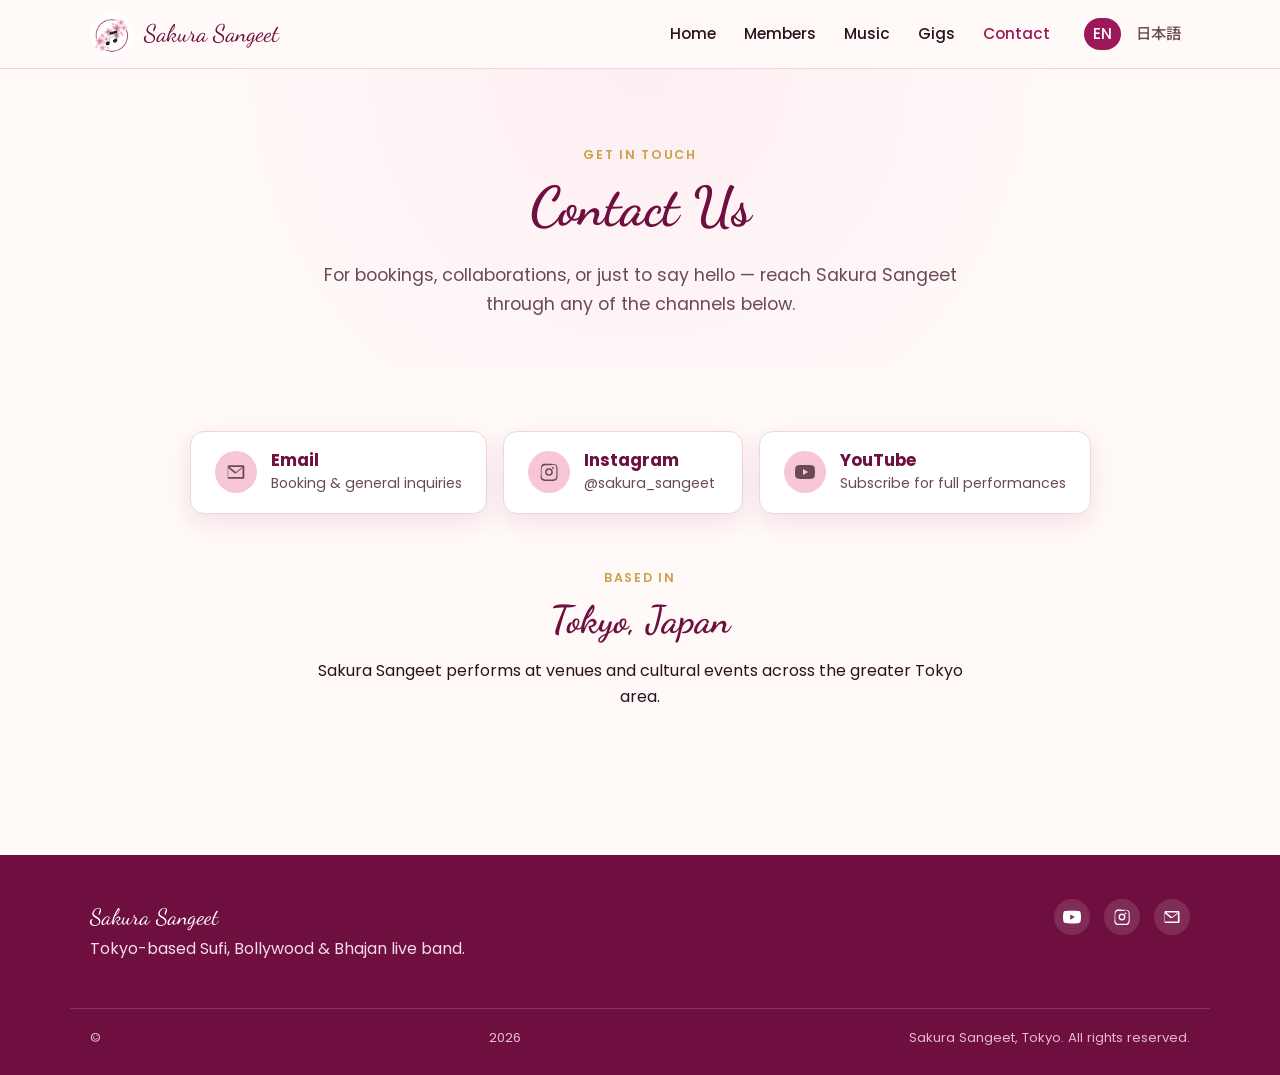
<file: contact.html>
<!DOCTYPE html>
<html lang="en">
<head>
<meta charset="UTF-8">
<meta name="viewport" content="width=device-width, initial-scale=1.0">
<title>Contact | Sakura Sangeet — Book Our Tokyo Band</title>
<meta name="description" content="Get in touch with Sakura Sangeet to book our Tokyo-based Sufi, Bollywood and Bhajan band for your event, or connect via email, YouTube and Instagram.">
<link rel="canonical" href="https://sakurasangeet.netlify.app/contact.html">
<link rel="alternate" hreflang="en" href="https://sakurasangeet.netlify.app/contact.html">
<link rel="alternate" hreflang="ja" href="https://sakurasangeet.netlify.app/ja/contact.html">
<link rel="alternate" hreflang="x-default" href="https://sakurasangeet.netlify.app/contact.html">
<link rel="icon" href="assets/images/band-logo-icon.jpg">
<link rel="preconnect" href="https://fonts.googleapis.com">
<link href="https://fonts.googleapis.com/css2?family=Dancing+Script:wght@600;700&family=Poppins:wght@400;500;600;700&family=Noto+Sans+JP:wght@400;500;700&display=swap" rel="stylesheet">
<link rel="stylesheet" href="assets/css/style.css">
</head>
<body>

<header class="site-header">
  <div class="container nav">
    <a class="brand" href="index.html">
      <img src="assets/images/band-logo-icon.jpg" alt="Sakura Sangeet logo">
      Sakura Sangeet
    </a>
    <button class="nav-toggle" id="navToggle" aria-label="Toggle menu" aria-expanded="false">&#9776;</button>
    <ul class="nav-links" id="navLinks">
      <li><a href="index.html">Home</a></li>
      <li><a href="about.html">Members</a></li>
      <li><a href="music.html">Music</a></li>
      <li><a href="events.html">Gigs</a></li>
      <li><a href="contact.html" class="active">Contact</a></li>
      <li class="lang-switch">
        <a href="contact.html" class="active">EN</a>
        <a href="ja/contact.html">日本語</a>
      </li>
    </ul>
  </div>
</header>

<main>
  <section class="hero" style="padding-bottom:20px;">
    <div class="container">
      <div class="eyebrow">Get In Touch</div>
      <h1>Contact Us</h1>
      <p class="lead">For bookings, collaborations, or just to say hello — reach Sakura Sangeet through any of the channels below.</p>
    </div>
  </section>

  <section class="section">
    <div class="container">
      <div class="social-row">
        <a class="card social-card" data-link="email" href="#">
          <span class="social-icon">
            <svg viewBox="0 0 24 24" width="20" height="20" fill="currentColor"><path d="M2 5.5A1.5 1.5 0 0 1 3.5 4h17A1.5 1.5 0 0 1 22 5.5v13a1.5 1.5 0 0 1-1.5 1.5h-17A1.5 1.5 0 0 1 2 18.5Zm2.2.5 7.3 5.8a.8.8 0 0 0 1 0L19.8 6Zm15.6 1.3-7 5.6a2.6 2.6 0 0 1-3.2 0l-7-5.6V18h17.2Z"/></svg>
          </span>
          <span>
            <h3>Email</h3>
            <span>Booking &amp; general inquiries</span>
          </span>
        </a>
        <a class="card social-card" data-link="instagram" href="#" target="_blank" rel="noopener">
          <span class="social-icon">
            <svg viewBox="0 0 24 24" width="20" height="20" fill="currentColor"><path d="M12 2.2c3.2 0 3.6 0 4.9.07 1.2.06 2 .25 2.4.42.6.24 1 .53 1.5 1 .47.47.76.9 1 1.5.17.4.36 1.2.42 2.4.06 1.3.07 1.7.07 4.9s0 3.6-.07 4.9c-.06 1.2-.25 2-.42 2.4-.24.6-.53 1-1 1.5-.47.47-.9.76-1.5 1-.4.17-1.2.36-2.4.42-1.3.06-1.7.07-4.9.07s-3.6 0-4.9-.07c-1.2-.06-2-.25-2.4-.42-.6-.24-1-.53-1.5-1-.47-.47-.76-.9-1-1.5-.17-.4-.36-1.2-.42-2.4C2.21 15.6 2.2 15.2 2.2 12s0-3.6.07-4.9c.06-1.2.25-2 .42-2.4.24-.6.53-1 1-1.5.47-.47.9-.76 1.5-1 .4-.17 1.2-.36 2.4-.42C8.4 2.21 8.8 2.2 12 2.2Zm0 1.8c-3.15 0-3.52 0-4.76.07-.97.04-1.5.2-1.85.34-.46.18-.8.4-1.15.75-.35.35-.57.69-.75 1.15-.14.35-.3.88-.34 1.85C3.08 8.48 3.07 8.85 3.07 12s0 3.52.07 4.76c.04.97.2 1.5.34 1.85.18.46.4.8.75 1.15.35.35.69.57 1.15.75.35.14.88.3 1.85.34 1.24.06 1.61.07 4.76.07s3.52 0 4.76-.07c.97-.04 1.5-.2 1.85-.34.46-.18.8-.4 1.15-.75.35-.35.57-.69.75-1.15.14-.35.3-.88.34-1.85.06-1.24.07-1.61.07-4.76s0-3.52-.07-4.76c-.04-.97-.2-1.5-.34-1.85a3.1 3.1 0 0 0-.75-1.15 3.1 3.1 0 0 0-1.15-.75c-.35-.14-.88-.3-1.85-.34C15.52 4 15.15 4 12 4Zm0 3.4a4.6 4.6 0 1 1 0 9.2 4.6 4.6 0 0 1 0-9.2Zm0 1.8a2.8 2.8 0 1 0 0 5.6 2.8 2.8 0 0 0 0-5.6Zm5.8-2a1.08 1.08 0 1 1-2.16 0 1.08 1.08 0 0 1 2.16 0Z"/></svg>
          </span>
          <span>
            <h3>Instagram</h3>
            <span>@sakura_sangeet</span>
          </span>
        </a>
        <a class="card social-card" data-link="youtube" href="#" target="_blank" rel="noopener">
          <span class="social-icon">
            <svg viewBox="0 0 24 24" width="20" height="20" fill="currentColor"><path d="M23.5 6.2a3 3 0 0 0-2.1-2.1C19.5 3.5 12 3.5 12 3.5s-7.5 0-9.4.6A3 3 0 0 0 .5 6.2 31.6 31.6 0 0 0 0 12a31.6 31.6 0 0 0 .5 5.8 3 3 0 0 0 2.1 2.1c1.9.6 9.4.6 9.4.6s7.5 0 9.4-.6a3 3 0 0 0 2.1-2.1A31.6 31.6 0 0 0 24 12a31.6 31.6 0 0 0-.5-5.8ZM9.6 15.5V8.5L15.8 12Z"/></svg>
          </span>
          <span>
            <h3>YouTube</h3>
            <span>Subscribe for full performances</span>
          </span>
        </a>
      </div>


      <div class="section-header" style="margin-top:50px;">
        <div class="eyebrow">Based In</div>
        <h2>Tokyo, Japan</h2>
        <p>Sakura Sangeet performs at venues and cultural events across the greater Tokyo area.</p>
      </div>
    </div>
  </section>
</main>

<footer class="site-footer">
  <div class="container">
    <div>
      <div class="footer-brand">Sakura Sangeet</div>
      <p>Tokyo-based Sufi, Bollywood &amp; Bhajan live band.</p>
    </div>
    <div class="footer-social">
      <a data-link="youtube" href="#" target="_blank" rel="noopener" aria-label="YouTube">
        <svg viewBox="0 0 24 24" width="18" height="18" fill="currentColor"><path d="M23.5 6.2a3 3 0 0 0-2.1-2.1C19.5 3.5 12 3.5 12 3.5s-7.5 0-9.4.6A3 3 0 0 0 .5 6.2 31.6 31.6 0 0 0 0 12a31.6 31.6 0 0 0 .5 5.8 3 3 0 0 0 2.1 2.1c1.9.6 9.4.6 9.4.6s7.5 0 9.4-.6a3 3 0 0 0 2.1-2.1A31.6 31.6 0 0 0 24 12a31.6 31.6 0 0 0-.5-5.8ZM9.6 15.5V8.5L15.8 12Z"/></svg>
      </a>
      <a data-link="instagram" href="#" target="_blank" rel="noopener" aria-label="Instagram">
        <svg viewBox="0 0 24 24" width="18" height="18" fill="currentColor"><path d="M12 2.2c3.2 0 3.6 0 4.9.07 1.2.06 2 .25 2.4.42.6.24 1 .53 1.5 1 .47.47.76.9 1 1.5.17.4.36 1.2.42 2.4.06 1.3.07 1.7.07 4.9s0 3.6-.07 4.9c-.06 1.2-.25 2-.42 2.4-.24.6-.53 1-1 1.5-.47.47-.9.76-1.5 1-.4.17-1.2.36-2.4.42-1.3.06-1.7.07-4.9.07s-3.6 0-4.9-.07c-1.2-.06-2-.25-2.4-.42-.6-.24-1-.53-1.5-1-.47-.47-.76-.9-1-1.5-.17-.4-.36-1.2-.42-2.4C2.21 15.6 2.2 15.2 2.2 12s0-3.6.07-4.9c.06-1.2.25-2 .42-2.4.24-.6.53-1 1-1.5.47-.47.9-.76 1.5-1 .4-.17 1.2-.36 2.4-.42C8.4 2.21 8.8 2.2 12 2.2Zm0 1.8c-3.15 0-3.52 0-4.76.07-.97.04-1.5.2-1.85.34-.46.18-.8.4-1.15.75-.35.35-.57.69-.75 1.15-.14.35-.3.88-.34 1.85C3.08 8.48 3.07 8.85 3.07 12s0 3.52.07 4.76c.04.97.2 1.5.34 1.85.18.46.4.8.75 1.15.35.35.69.57 1.15.75.35.14.88.3 1.85.34 1.24.06 1.61.07 4.76.07s3.52 0 4.76-.07c.97-.04 1.5-.2 1.85-.34.46-.18.8-.4 1.15-.75.35-.35.57-.69.75-1.15.14-.35.3-.88.34-1.85.06-1.24.07-1.61.07-4.76s0-3.52-.07-4.76c-.04-.97-.2-1.5-.34-1.85a3.1 3.1 0 0 0-.75-1.15 3.1 3.1 0 0 0-1.15-.75c-.35-.14-.88-.3-1.85-.34C15.52 4 15.15 4 12 4Zm0 3.4a4.6 4.6 0 1 1 0 9.2 4.6 4.6 0 0 1 0-9.2Zm0 1.8a2.8 2.8 0 1 0 0 5.6 2.8 2.8 0 0 0 0-5.6Zm5.8-2a1.08 1.08 0 1 1-2.16 0 1.08 1.08 0 0 1 2.16 0Z"/></svg>
      </a>
      <a data-link="email" href="#" aria-label="Email">
        <svg viewBox="0 0 24 24" width="18" height="18" fill="currentColor"><path d="M2 5.5A1.5 1.5 0 0 1 3.5 4h17A1.5 1.5 0 0 1 22 5.5v13a1.5 1.5 0 0 1-1.5 1.5h-17A1.5 1.5 0 0 1 2 18.5Zm2.2.5 7.3 5.8a.8.8 0 0 0 1 0L19.8 6Zm15.6 1.3-7 5.6a2.6 2.6 0 0 1-3.2 0l-7-5.6V18h17.2Z"/></svg>
      </a>
    </div>
  </div>
  <div class="footer-bottom container">
    &copy; <span data-year></span> Sakura Sangeet, Tokyo. All rights reserved.
  </div>
</footer>

<script src="assets/js/data.js"></script>
<script src="assets/js/main.js"></script>
</body>
</html>
</file>
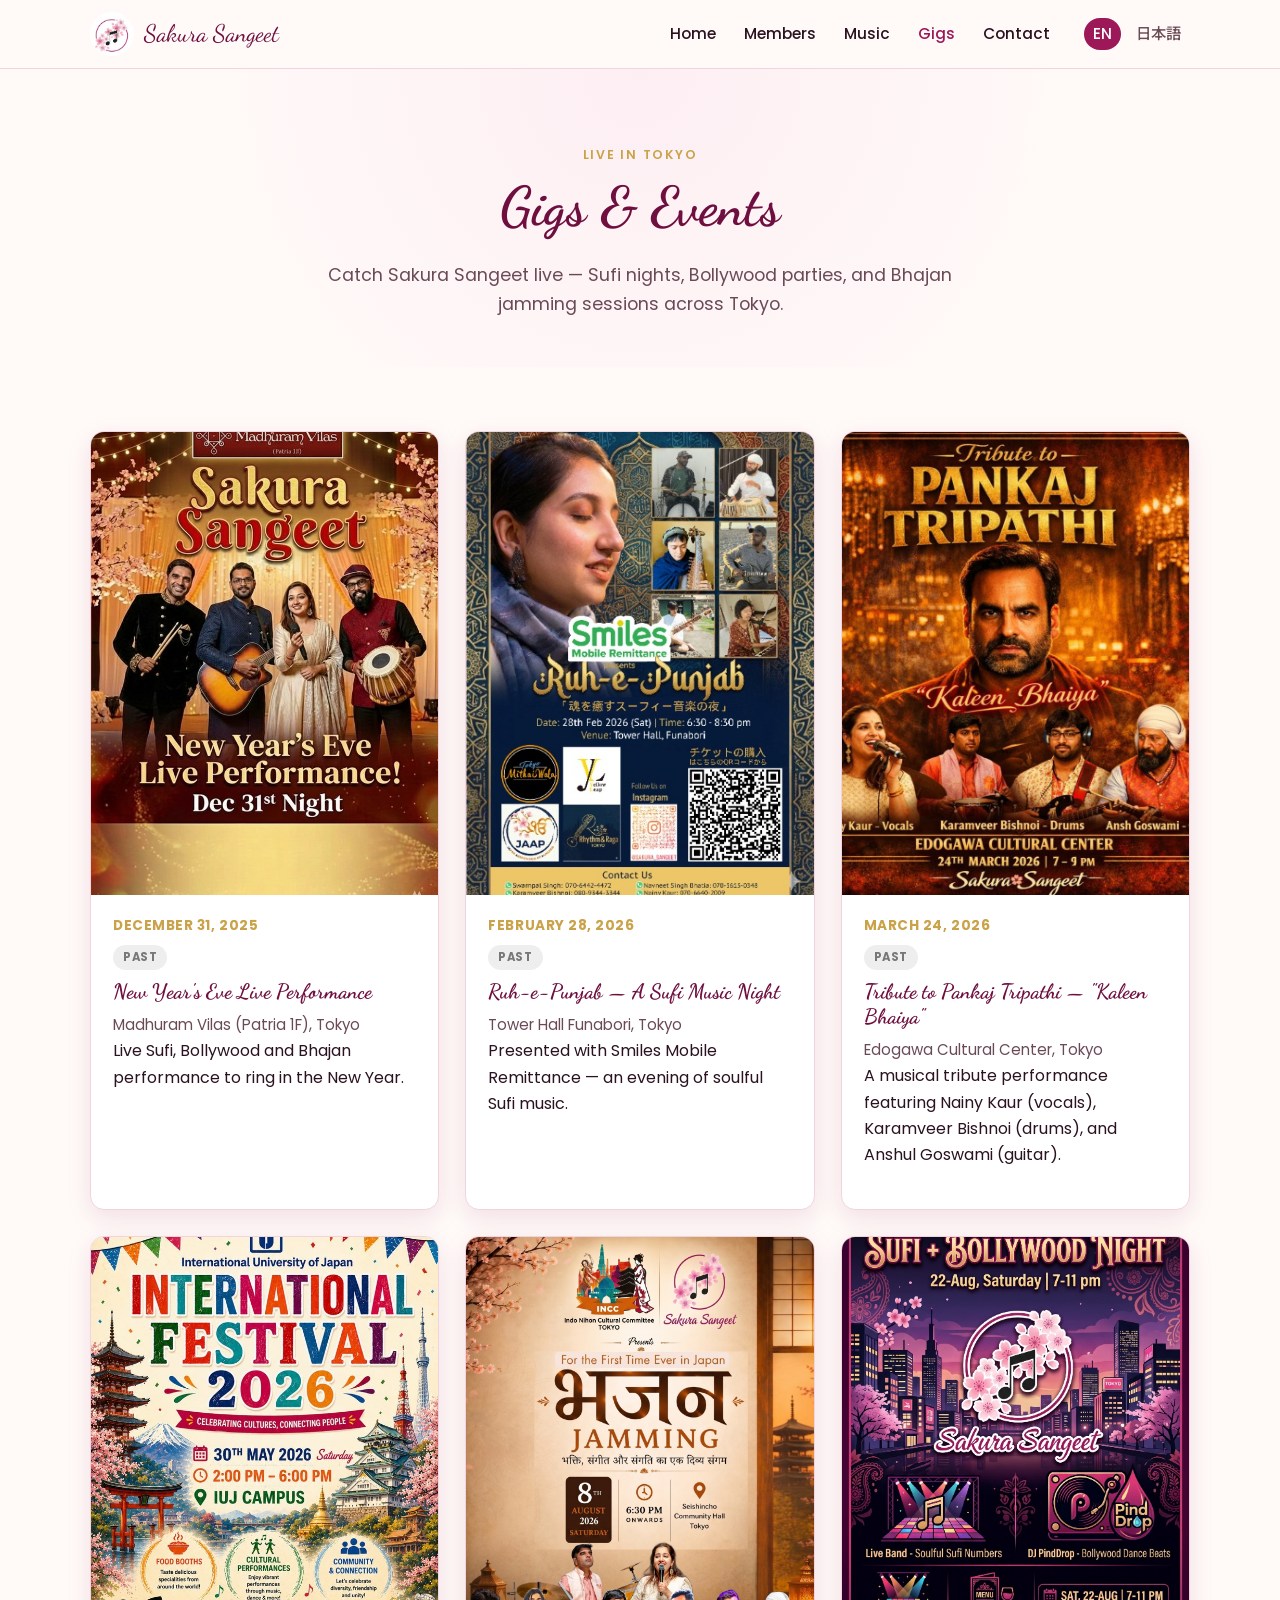
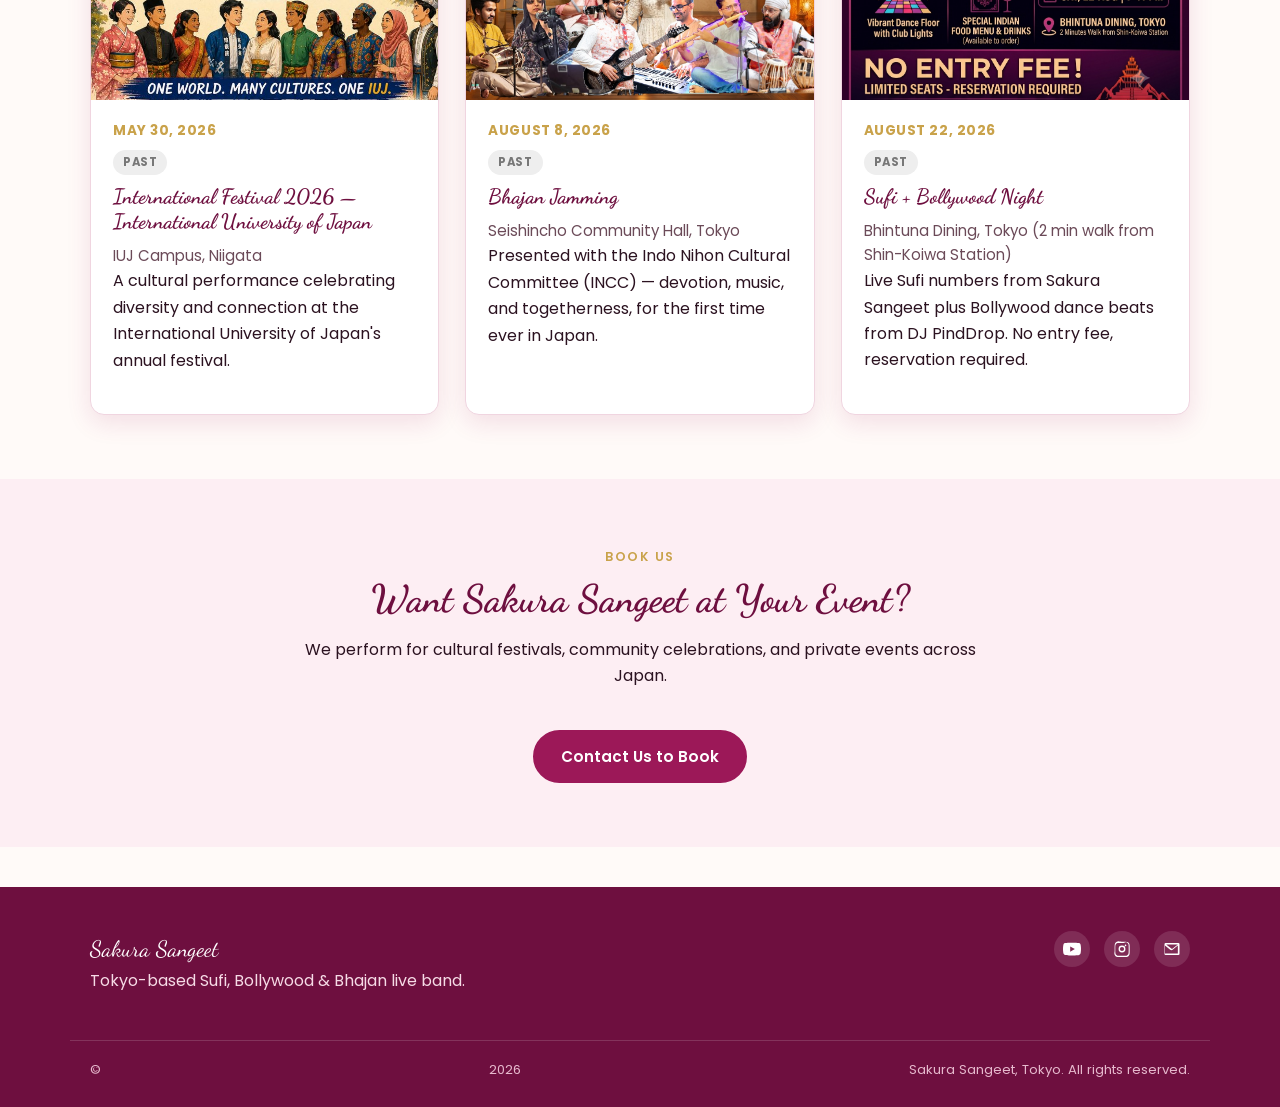
<file: events.html>
<!DOCTYPE html>
<html lang="en">
<head>
<meta charset="UTF-8">
<meta name="viewport" content="width=device-width, initial-scale=1.0">
<title>Gigs &amp; Events | Sakura Sangeet — Live in Tokyo, Japan</title>
<meta name="description" content="Upcoming and past Sakura Sangeet shows in Tokyo — Sufi music nights, Bollywood parties and Bhajan jamming sessions. See dates, venues and details.">
<link rel="canonical" href="https://sakurasangeet.netlify.app/events.html">
<link rel="alternate" hreflang="en" href="https://sakurasangeet.netlify.app/events.html">
<link rel="alternate" hreflang="ja" href="https://sakurasangeet.netlify.app/ja/events.html">
<link rel="alternate" hreflang="x-default" href="https://sakurasangeet.netlify.app/events.html">
<link rel="icon" href="assets/images/band-logo-icon.jpg">
<link rel="preconnect" href="https://fonts.googleapis.com">
<link href="https://fonts.googleapis.com/css2?family=Dancing+Script:wght@600;700&family=Poppins:wght@400;500;600;700&family=Noto+Sans+JP:wght@400;500;700&display=swap" rel="stylesheet">
<link rel="stylesheet" href="assets/css/style.css">
</head>
<body>

<header class="site-header">
  <div class="container nav">
    <a class="brand" href="index.html">
      <img src="assets/images/band-logo-icon.jpg" alt="Sakura Sangeet logo">
      Sakura Sangeet
    </a>
    <button class="nav-toggle" id="navToggle" aria-label="Toggle menu" aria-expanded="false">&#9776;</button>
    <ul class="nav-links" id="navLinks">
      <li><a href="index.html">Home</a></li>
      <li><a href="about.html">Members</a></li>
      <li><a href="music.html">Music</a></li>
      <li><a href="events.html" class="active">Gigs</a></li>
      <li><a href="contact.html">Contact</a></li>
      <li class="lang-switch">
        <a href="events.html" class="active">EN</a>
        <a href="ja/events.html">日本語</a>
      </li>
    </ul>
  </div>
</header>

<main>
  <section class="hero" style="padding-bottom:20px;">
    <div class="container">
      <div class="eyebrow">Live in Tokyo</div>
      <h1>Gigs &amp; Events</h1>
      <p class="lead">Catch Sakura Sangeet live — Sufi nights, Bollywood parties, and Bhajan jamming sessions across Tokyo.</p>
    </div>
  </section>

  <section class="section">
    <div class="container">
      <div class="grid grid-3" id="eventsGrid">
        <!-- Rendered by assets/js/main.js from assets/js/data.js -->
      </div>
    </div>
  </section>

  <section class="section section-alt">
    <div class="container">
      <div class="section-header">
        <div class="eyebrow">Book Us</div>
        <h2>Want Sakura Sangeet at Your Event?</h2>
        <p>We perform for cultural festivals, community celebrations, and private events across Japan.</p>
      </div>
      <div class="btn-row" style="justify-content:center;">
        <a class="btn btn-primary" href="contact.html">Contact Us to Book</a>
      </div>
    </div>
  </section>
</main>

<footer class="site-footer">
  <div class="container">
    <div>
      <div class="footer-brand">Sakura Sangeet</div>
      <p>Tokyo-based Sufi, Bollywood &amp; Bhajan live band.</p>
    </div>
    <div class="footer-social">
      <a data-link="youtube" href="#" target="_blank" rel="noopener" aria-label="YouTube">
        <svg viewBox="0 0 24 24" width="18" height="18" fill="currentColor"><path d="M23.5 6.2a3 3 0 0 0-2.1-2.1C19.5 3.5 12 3.5 12 3.5s-7.5 0-9.4.6A3 3 0 0 0 .5 6.2 31.6 31.6 0 0 0 0 12a31.6 31.6 0 0 0 .5 5.8 3 3 0 0 0 2.1 2.1c1.9.6 9.4.6 9.4.6s7.5 0 9.4-.6a3 3 0 0 0 2.1-2.1A31.6 31.6 0 0 0 24 12a31.6 31.6 0 0 0-.5-5.8ZM9.6 15.5V8.5L15.8 12Z"/></svg>
      </a>
      <a data-link="instagram" href="#" target="_blank" rel="noopener" aria-label="Instagram">
        <svg viewBox="0 0 24 24" width="18" height="18" fill="currentColor"><path d="M12 2.2c3.2 0 3.6 0 4.9.07 1.2.06 2 .25 2.4.42.6.24 1 .53 1.5 1 .47.47.76.9 1 1.5.17.4.36 1.2.42 2.4.06 1.3.07 1.7.07 4.9s0 3.6-.07 4.9c-.06 1.2-.25 2-.42 2.4-.24.6-.53 1-1 1.5-.47.47-.9.76-1.5 1-.4.17-1.2.36-2.4.42-1.3.06-1.7.07-4.9.07s-3.6 0-4.9-.07c-1.2-.06-2-.25-2.4-.42-.6-.24-1-.53-1.5-1-.47-.47-.76-.9-1-1.5-.17-.4-.36-1.2-.42-2.4C2.21 15.6 2.2 15.2 2.2 12s0-3.6.07-4.9c.06-1.2.25-2 .42-2.4.24-.6.53-1 1-1.5.47-.47.9-.76 1.5-1 .4-.17 1.2-.36 2.4-.42C8.4 2.21 8.8 2.2 12 2.2Zm0 1.8c-3.15 0-3.52 0-4.76.07-.97.04-1.5.2-1.85.34-.46.18-.8.4-1.15.75-.35.35-.57.69-.75 1.15-.14.35-.3.88-.34 1.85C3.08 8.48 3.07 8.85 3.07 12s0 3.52.07 4.76c.04.97.2 1.5.34 1.85.18.46.4.8.75 1.15.35.35.69.57 1.15.75.35.14.88.3 1.85.34 1.24.06 1.61.07 4.76.07s3.52 0 4.76-.07c.97-.04 1.5-.2 1.85-.34.46-.18.8-.4 1.15-.75.35-.35.57-.69.75-1.15.14-.35.3-.88.34-1.85.06-1.24.07-1.61.07-4.76s0-3.52-.07-4.76c-.04-.97-.2-1.5-.34-1.85a3.1 3.1 0 0 0-.75-1.15 3.1 3.1 0 0 0-1.15-.75c-.35-.14-.88-.3-1.85-.34C15.52 4 15.15 4 12 4Zm0 3.4a4.6 4.6 0 1 1 0 9.2 4.6 4.6 0 0 1 0-9.2Zm0 1.8a2.8 2.8 0 1 0 0 5.6 2.8 2.8 0 0 0 0-5.6Zm5.8-2a1.08 1.08 0 1 1-2.16 0 1.08 1.08 0 0 1 2.16 0Z"/></svg>
      </a>
      <a data-link="email" href="#" aria-label="Email">
        <svg viewBox="0 0 24 24" width="18" height="18" fill="currentColor"><path d="M2 5.5A1.5 1.5 0 0 1 3.5 4h17A1.5 1.5 0 0 1 22 5.5v13a1.5 1.5 0 0 1-1.5 1.5h-17A1.5 1.5 0 0 1 2 18.5Zm2.2.5 7.3 5.8a.8.8 0 0 0 1 0L19.8 6Zm15.6 1.3-7 5.6a2.6 2.6 0 0 1-3.2 0l-7-5.6V18h17.2Z"/></svg>
      </a>
    </div>
  </div>
  <div class="footer-bottom container">
    &copy; <span data-year></span> Sakura Sangeet, Tokyo. All rights reserved.
  </div>
</footer>

<script src="assets/js/data.js"></script>
<script src="assets/js/main.js"></script>
</body>
</html>
</file>
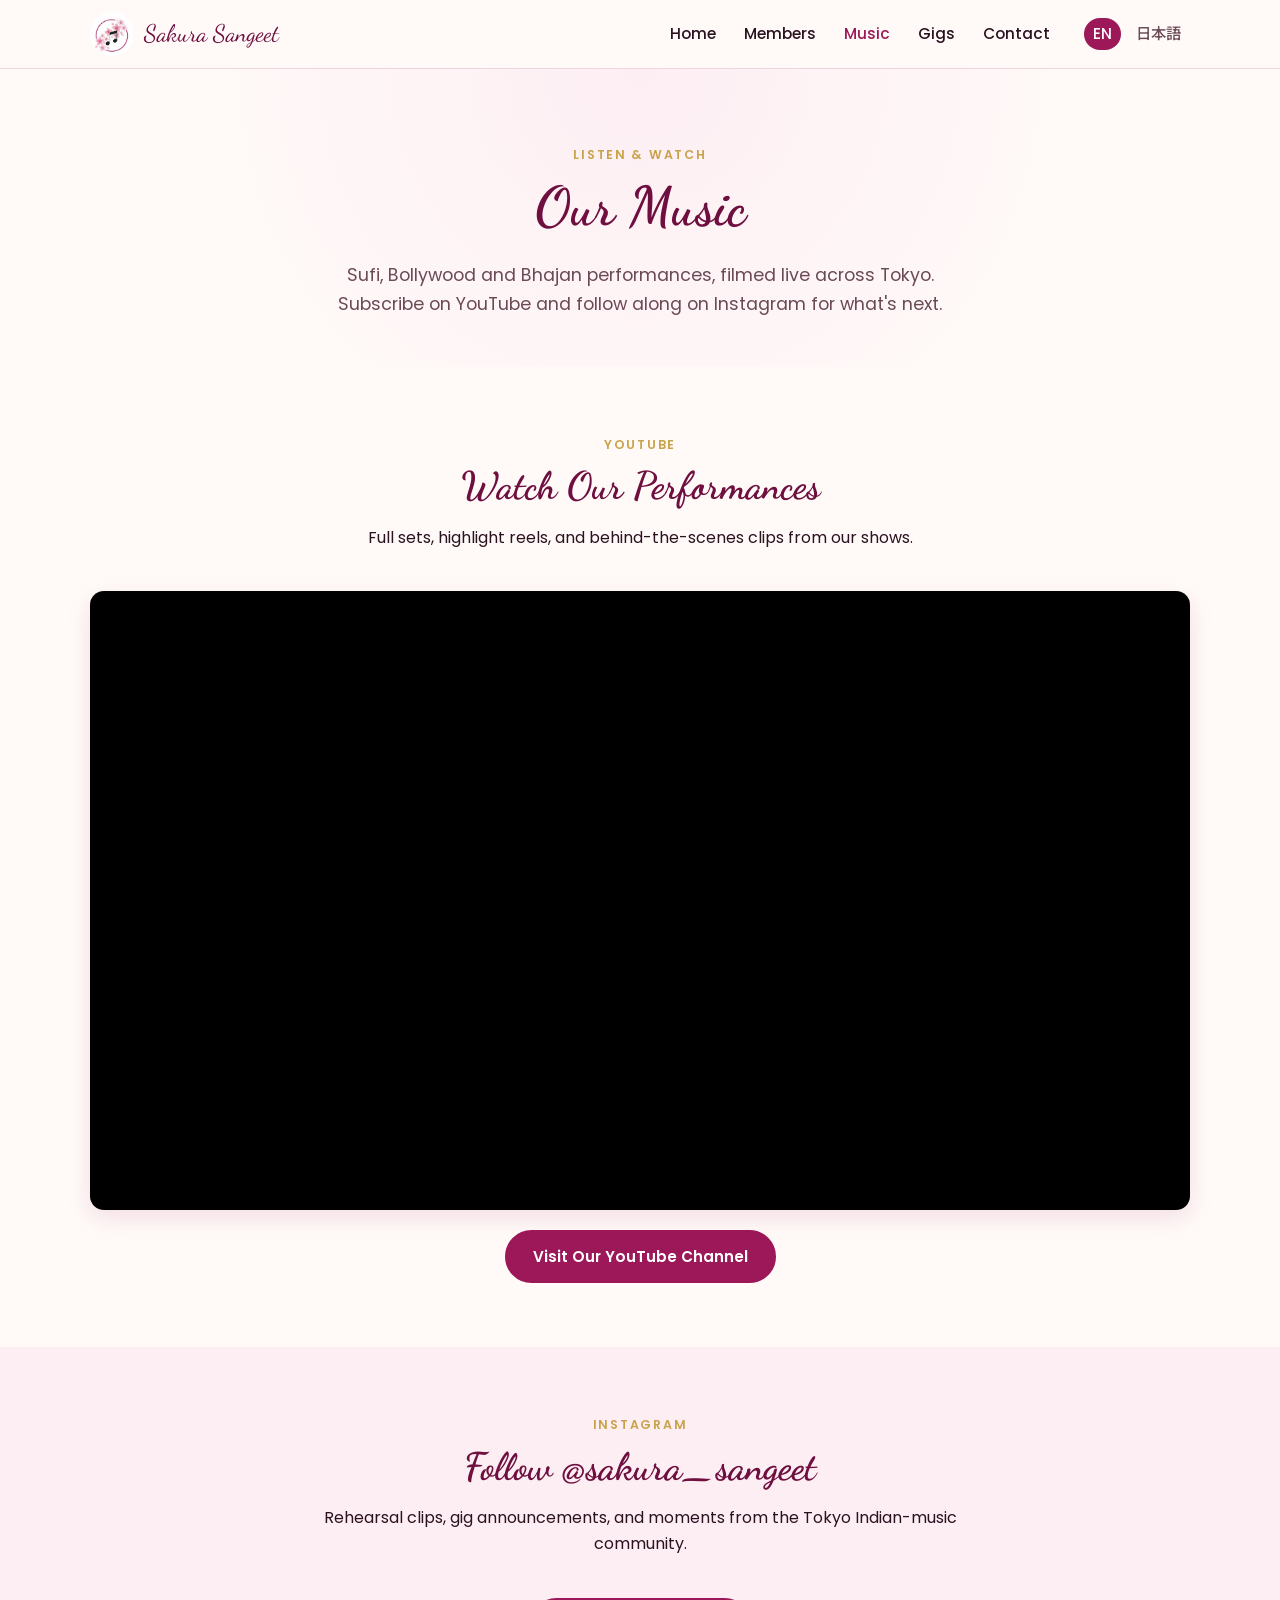
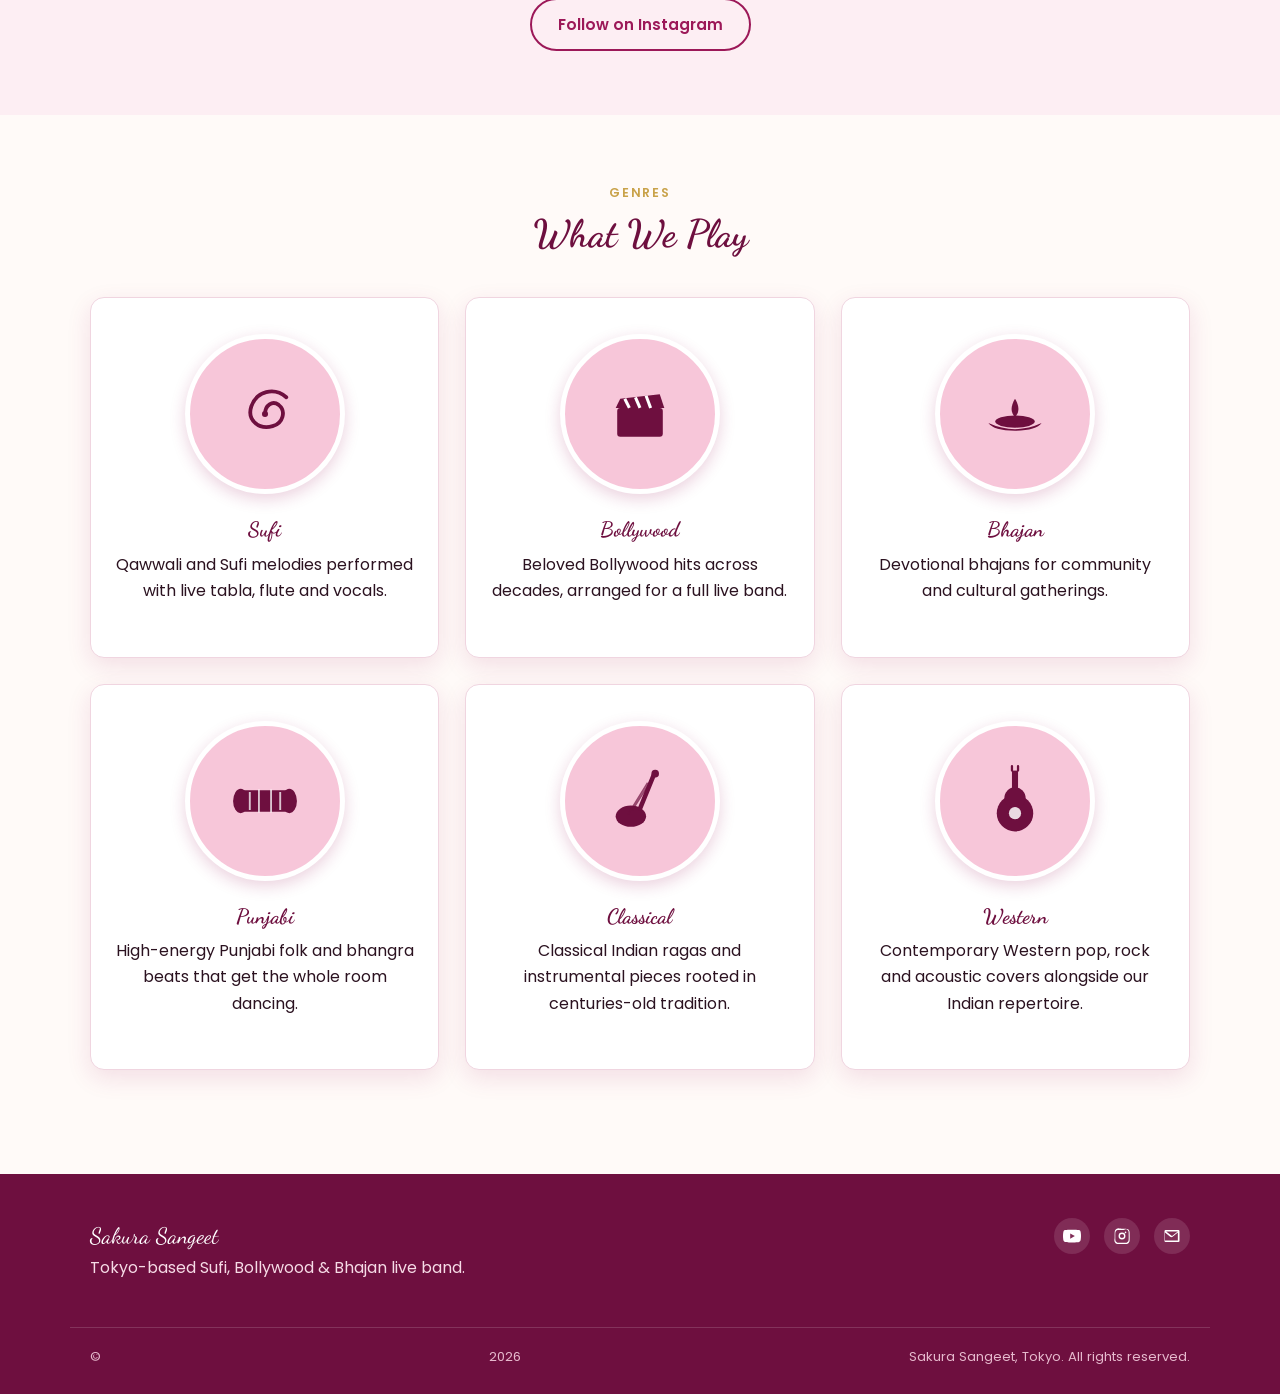
<file: music.html>
<!DOCTYPE html>
<html lang="en">
<head>
<meta charset="UTF-8">
<meta name="viewport" content="width=device-width, initial-scale=1.0">
<title>Music | Sakura Sangeet — YouTube &amp; Instagram</title>
<meta name="description" content="Listen to Sakura Sangeet on YouTube and follow us on Instagram for live Sufi, Bollywood and Bhajan performances from Tokyo, Japan.">
<link rel="canonical" href="https://sakurasangeet.netlify.app/music.html">
<link rel="alternate" hreflang="en" href="https://sakurasangeet.netlify.app/music.html">
<link rel="alternate" hreflang="ja" href="https://sakurasangeet.netlify.app/ja/music.html">
<link rel="alternate" hreflang="x-default" href="https://sakurasangeet.netlify.app/music.html">
<link rel="icon" href="assets/images/band-logo-icon.jpg">
<link rel="preconnect" href="https://fonts.googleapis.com">
<link href="https://fonts.googleapis.com/css2?family=Dancing+Script:wght@600;700&family=Poppins:wght@400;500;600;700&family=Noto+Sans+JP:wght@400;500;700&display=swap" rel="stylesheet">
<link rel="stylesheet" href="assets/css/style.css">
</head>
<body>

<header class="site-header">
  <div class="container nav">
    <a class="brand" href="index.html">
      <img src="assets/images/band-logo-icon.jpg" alt="Sakura Sangeet logo">
      Sakura Sangeet
    </a>
    <button class="nav-toggle" id="navToggle" aria-label="Toggle menu" aria-expanded="false">&#9776;</button>
    <ul class="nav-links" id="navLinks">
      <li><a href="index.html">Home</a></li>
      <li><a href="about.html">Members</a></li>
      <li><a href="music.html" class="active">Music</a></li>
      <li><a href="events.html">Gigs</a></li>
      <li><a href="contact.html">Contact</a></li>
      <li class="lang-switch">
        <a href="music.html" class="active">EN</a>
        <a href="ja/music.html">日本語</a>
      </li>
    </ul>
  </div>
</header>

<main>
  <section class="hero" style="padding-bottom:20px;">
    <div class="container">
      <div class="eyebrow">Listen &amp; Watch</div>
      <h1>Our Music</h1>
      <p class="lead">Sufi, Bollywood and Bhajan performances, filmed live across Tokyo. Subscribe on YouTube and follow along on Instagram for what's next.</p>
    </div>
  </section>

  <section class="section">
    <div class="container">
      <div class="section-header">
        <div class="eyebrow">YouTube</div>
        <h2>Watch Our Performances</h2>
        <p>Full sets, highlight reels, and behind-the-scenes clips from our shows.</p>
      </div>
      <div class="video-embed">
        <iframe src="https://www.youtube.com/embed/EkjawUIs3w8" title="Sakura Sangeet on YouTube" allowfullscreen></iframe>
      </div>
      <div class="btn-row" style="justify-content:center; margin-top:20px;">
        <a class="btn btn-primary" data-link="youtube" href="#" target="_blank" rel="noopener">Visit Our YouTube Channel</a>
      </div>
    </div>
  </section>

  <section class="section section-alt">
    <div class="container">
      <div class="section-header">
        <div class="eyebrow">Instagram</div>
        <h2>Follow @sakura_sangeet</h2>
        <p>Rehearsal clips, gig announcements, and moments from the Tokyo Indian-music community.</p>
      </div>
      <div class="btn-row" style="justify-content:center;">
        <a class="btn btn-outline" data-link="instagram" href="#" target="_blank" rel="noopener">Follow on Instagram</a>
      </div>
    </div>
  </section>

  <section class="section">
    <div class="container">
      <div class="section-header">
        <div class="eyebrow">Genres</div>
        <h2>What We Play</h2>
      </div>
      <div class="grid grid-3" id="genresGrid">
        <!-- Rendered by assets/js/main.js from assets/js/data.js -->
      </div>
    </div>
  </section>
</main>

<footer class="site-footer">
  <div class="container">
    <div>
      <div class="footer-brand">Sakura Sangeet</div>
      <p>Tokyo-based Sufi, Bollywood &amp; Bhajan live band.</p>
    </div>
    <div class="footer-social">
      <a data-link="youtube" href="#" target="_blank" rel="noopener" aria-label="YouTube">
        <svg viewBox="0 0 24 24" width="18" height="18" fill="currentColor"><path d="M23.5 6.2a3 3 0 0 0-2.1-2.1C19.5 3.5 12 3.5 12 3.5s-7.5 0-9.4.6A3 3 0 0 0 .5 6.2 31.6 31.6 0 0 0 0 12a31.6 31.6 0 0 0 .5 5.8 3 3 0 0 0 2.1 2.1c1.9.6 9.4.6 9.4.6s7.5 0 9.4-.6a3 3 0 0 0 2.1-2.1A31.6 31.6 0 0 0 24 12a31.6 31.6 0 0 0-.5-5.8ZM9.6 15.5V8.5L15.8 12Z"/></svg>
      </a>
      <a data-link="instagram" href="#" target="_blank" rel="noopener" aria-label="Instagram">
        <svg viewBox="0 0 24 24" width="18" height="18" fill="currentColor"><path d="M12 2.2c3.2 0 3.6 0 4.9.07 1.2.06 2 .25 2.4.42.6.24 1 .53 1.5 1 .47.47.76.9 1 1.5.17.4.36 1.2.42 2.4.06 1.3.07 1.7.07 4.9s0 3.6-.07 4.9c-.06 1.2-.25 2-.42 2.4-.24.6-.53 1-1 1.5-.47.47-.9.76-1.5 1-.4.17-1.2.36-2.4.42-1.3.06-1.7.07-4.9.07s-3.6 0-4.9-.07c-1.2-.06-2-.25-2.4-.42-.6-.24-1-.53-1.5-1-.47-.47-.76-.9-1-1.5-.17-.4-.36-1.2-.42-2.4C2.21 15.6 2.2 15.2 2.2 12s0-3.6.07-4.9c.06-1.2.25-2 .42-2.4.24-.6.53-1 1-1.5.47-.47.9-.76 1.5-1 .4-.17 1.2-.36 2.4-.42C8.4 2.21 8.8 2.2 12 2.2Zm0 1.8c-3.15 0-3.52 0-4.76.07-.97.04-1.5.2-1.85.34-.46.18-.8.4-1.15.75-.35.35-.57.69-.75 1.15-.14.35-.3.88-.34 1.85C3.08 8.48 3.07 8.85 3.07 12s0 3.52.07 4.76c.04.97.2 1.5.34 1.85.18.46.4.8.75 1.15.35.35.69.57 1.15.75.35.14.88.3 1.85.34 1.24.06 1.61.07 4.76.07s3.52 0 4.76-.07c.97-.04 1.5-.2 1.85-.34.46-.18.8-.4 1.15-.75.35-.35.57-.69.75-1.15.14-.35.3-.88.34-1.85.06-1.24.07-1.61.07-4.76s0-3.52-.07-4.76c-.04-.97-.2-1.5-.34-1.85a3.1 3.1 0 0 0-.75-1.15 3.1 3.1 0 0 0-1.15-.75c-.35-.14-.88-.3-1.85-.34C15.52 4 15.15 4 12 4Zm0 3.4a4.6 4.6 0 1 1 0 9.2 4.6 4.6 0 0 1 0-9.2Zm0 1.8a2.8 2.8 0 1 0 0 5.6 2.8 2.8 0 0 0 0-5.6Zm5.8-2a1.08 1.08 0 1 1-2.16 0 1.08 1.08 0 0 1 2.16 0Z"/></svg>
      </a>
      <a data-link="email" href="#" aria-label="Email">
        <svg viewBox="0 0 24 24" width="18" height="18" fill="currentColor"><path d="M2 5.5A1.5 1.5 0 0 1 3.5 4h17A1.5 1.5 0 0 1 22 5.5v13a1.5 1.5 0 0 1-1.5 1.5h-17A1.5 1.5 0 0 1 2 18.5Zm2.2.5 7.3 5.8a.8.8 0 0 0 1 0L19.8 6Zm15.6 1.3-7 5.6a2.6 2.6 0 0 1-3.2 0l-7-5.6V18h17.2Z"/></svg>
      </a>
    </div>
  </div>
  <div class="footer-bottom container">
    &copy; <span data-year></span> Sakura Sangeet, Tokyo. All rights reserved.
  </div>
</footer>

<script src="assets/js/data.js"></script>
<script src="assets/js/main.js"></script>
</body>
</html>
</file>
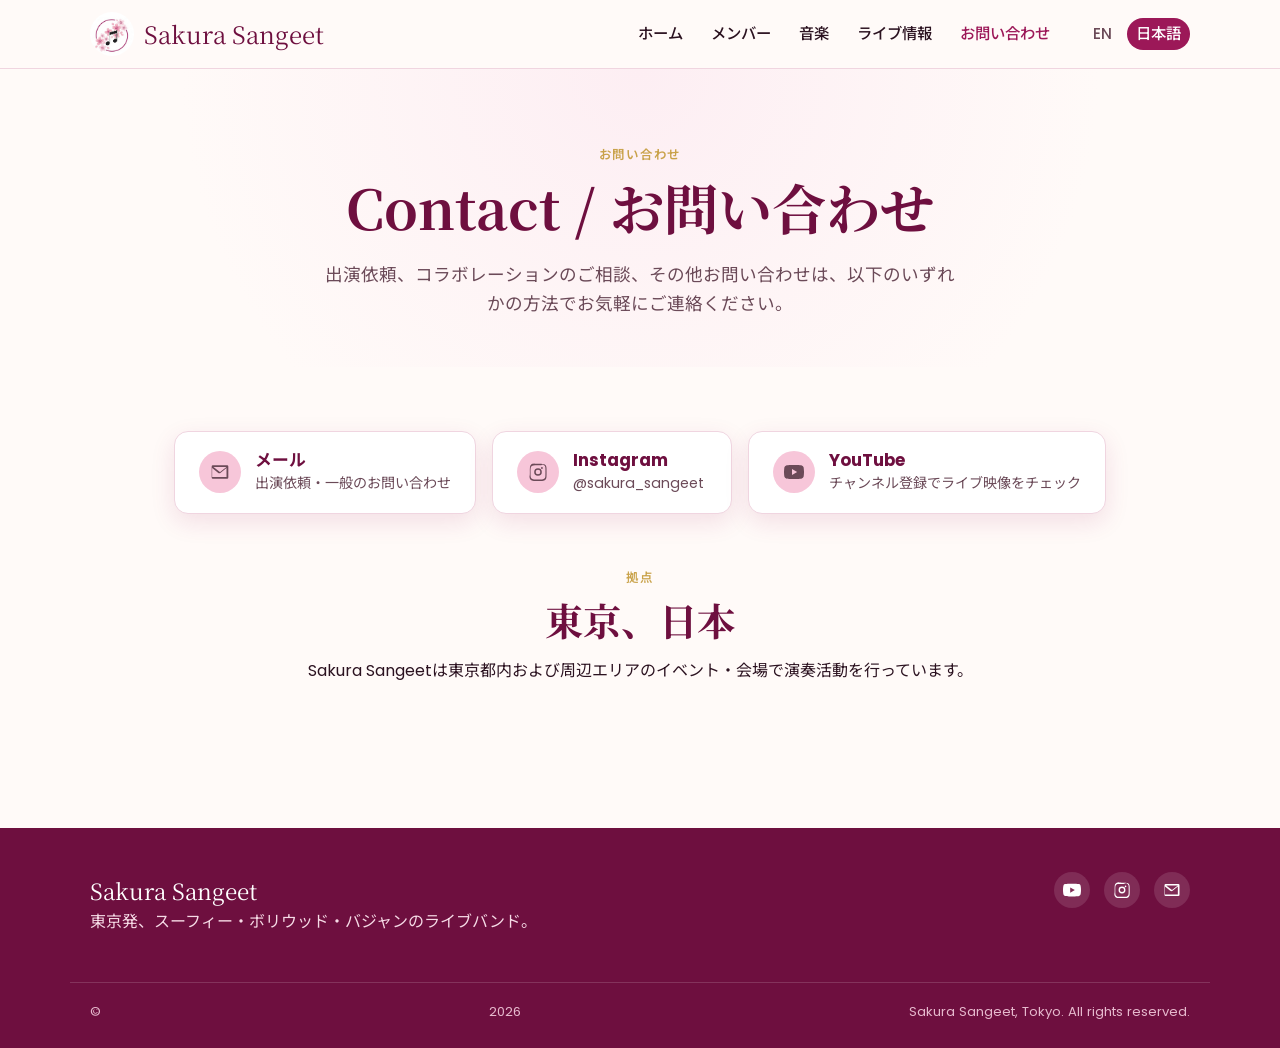
<file: ja/contact.html>
<!DOCTYPE html>
<html lang="ja">
<head>
<meta charset="UTF-8">
<meta name="viewport" content="width=device-width, initial-scale=1.0">
<title>お問い合わせ | Sakura Sangeet — 東京のバンドへの出演依頼</title>
<meta name="description" content="東京発、スーフィー・ボリウッド・バジャンのライブバンドSakura Sangeetへのお問い合わせ。出演依頼はメール、YouTube、Instagramから。">
<link rel="canonical" href="https://sakurasangeet.netlify.app/ja/contact.html">
<link rel="alternate" hreflang="en" href="https://sakurasangeet.netlify.app/contact.html">
<link rel="alternate" hreflang="ja" href="https://sakurasangeet.netlify.app/ja/contact.html">
<link rel="alternate" hreflang="x-default" href="https://sakurasangeet.netlify.app/contact.html">
<link rel="icon" href="../assets/images/band-logo-icon.jpg">
<link rel="preconnect" href="https://fonts.googleapis.com">
<link href="https://fonts.googleapis.com/css2?family=Dancing+Script:wght@600;700&family=Poppins:wght@400;500;600;700&family=Noto+Serif+JP:wght@600;700&family=Noto+Sans+JP:wght@400;500;700&display=swap" rel="stylesheet">
<link rel="stylesheet" href="../assets/css/style.css">
</head>
<body>

<header class="site-header">
  <div class="container nav">
    <a class="brand" href="index.html">
      <img src="../assets/images/band-logo-icon.jpg" alt="Sakura Sangeet ロゴ">
      Sakura Sangeet
    </a>
    <button class="nav-toggle" id="navToggle" aria-label="メニュー" aria-expanded="false">&#9776;</button>
    <ul class="nav-links" id="navLinks">
      <li><a href="index.html">ホーム</a></li>
      <li><a href="about.html">メンバー</a></li>
      <li><a href="music.html">音楽</a></li>
      <li><a href="events.html">ライブ情報</a></li>
      <li><a href="contact.html" class="active">お問い合わせ</a></li>
      <li class="lang-switch">
        <a href="../contact.html">EN</a>
        <a href="contact.html" class="active">日本語</a>
      </li>
    </ul>
  </div>
</header>

<main>
  <section class="hero" style="padding-bottom:20px;">
    <div class="container">
      <div class="eyebrow">お問い合わせ</div>
      <h1>Contact / お問い合わせ</h1>
      <p class="lead">出演依頼、コラボレーションのご相談、その他お問い合わせは、以下のいずれかの方法でお気軽にご連絡ください。</p>
    </div>
  </section>

  <section class="section">
    <div class="container">
      <div class="social-row">
        <a class="card social-card" data-link="email" href="#">
          <span class="social-icon">
            <svg viewBox="0 0 24 24" width="20" height="20" fill="currentColor"><path d="M2 5.5A1.5 1.5 0 0 1 3.5 4h17A1.5 1.5 0 0 1 22 5.5v13a1.5 1.5 0 0 1-1.5 1.5h-17A1.5 1.5 0 0 1 2 18.5Zm2.2.5 7.3 5.8a.8.8 0 0 0 1 0L19.8 6Zm15.6 1.3-7 5.6a2.6 2.6 0 0 1-3.2 0l-7-5.6V18h17.2Z"/></svg>
          </span>
          <span>
            <h3>メール</h3>
            <span>出演依頼・一般のお問い合わせ</span>
          </span>
        </a>
        <a class="card social-card" data-link="instagram" href="#" target="_blank" rel="noopener">
          <span class="social-icon">
            <svg viewBox="0 0 24 24" width="20" height="20" fill="currentColor"><path d="M12 2.2c3.2 0 3.6 0 4.9.07 1.2.06 2 .25 2.4.42.6.24 1 .53 1.5 1 .47.47.76.9 1 1.5.17.4.36 1.2.42 2.4.06 1.3.07 1.7.07 4.9s0 3.6-.07 4.9c-.06 1.2-.25 2-.42 2.4-.24.6-.53 1-1 1.5-.47.47-.9.76-1.5 1-.4.17-1.2.36-2.4.42-1.3.06-1.7.07-4.9.07s-3.6 0-4.9-.07c-1.2-.06-2-.25-2.4-.42-.6-.24-1-.53-1.5-1-.47-.47-.76-.9-1-1.5-.17-.4-.36-1.2-.42-2.4C2.21 15.6 2.2 15.2 2.2 12s0-3.6.07-4.9c.06-1.2.25-2 .42-2.4.24-.6.53-1 1-1.5.47-.47.9-.76 1.5-1 .4-.17 1.2-.36 2.4-.42C8.4 2.21 8.8 2.2 12 2.2Zm0 1.8c-3.15 0-3.52 0-4.76.07-.97.04-1.5.2-1.85.34-.46.18-.8.4-1.15.75-.35.35-.57.69-.75 1.15-.14.35-.3.88-.34 1.85C3.08 8.48 3.07 8.85 3.07 12s0 3.52.07 4.76c.04.97.2 1.5.34 1.85.18.46.4.8.75 1.15.35.35.69.57 1.15.75.35.14.88.3 1.85.34 1.24.06 1.61.07 4.76.07s3.52 0 4.76-.07c.97-.04 1.5-.2 1.85-.34.46-.18.8-.4 1.15-.75.35-.35.57-.69.75-1.15.14-.35.3-.88.34-1.85.06-1.24.07-1.61.07-4.76s0-3.52-.07-4.76c-.04-.97-.2-1.5-.34-1.85a3.1 3.1 0 0 0-.75-1.15 3.1 3.1 0 0 0-1.15-.75c-.35-.14-.88-.3-1.85-.34C15.52 4 15.15 4 12 4Zm0 3.4a4.6 4.6 0 1 1 0 9.2 4.6 4.6 0 0 1 0-9.2Zm0 1.8a2.8 2.8 0 1 0 0 5.6 2.8 2.8 0 0 0 0-5.6Zm5.8-2a1.08 1.08 0 1 1-2.16 0 1.08 1.08 0 0 1 2.16 0Z"/></svg>
          </span>
          <span>
            <h3>Instagram</h3>
            <span>@sakura_sangeet</span>
          </span>
        </a>
        <a class="card social-card" data-link="youtube" href="#" target="_blank" rel="noopener">
          <span class="social-icon">
            <svg viewBox="0 0 24 24" width="20" height="20" fill="currentColor"><path d="M23.5 6.2a3 3 0 0 0-2.1-2.1C19.5 3.5 12 3.5 12 3.5s-7.5 0-9.4.6A3 3 0 0 0 .5 6.2 31.6 31.6 0 0 0 0 12a31.6 31.6 0 0 0 .5 5.8 3 3 0 0 0 2.1 2.1c1.9.6 9.4.6 9.4.6s7.5 0 9.4-.6a3 3 0 0 0 2.1-2.1A31.6 31.6 0 0 0 24 12a31.6 31.6 0 0 0-.5-5.8ZM9.6 15.5V8.5L15.8 12Z"/></svg>
          </span>
          <span>
            <h3>YouTube</h3>
            <span>チャンネル登録でライブ映像をチェック</span>
          </span>
        </a>
      </div>


      <div class="section-header" style="margin-top:50px;">
        <div class="eyebrow">拠点</div>
        <h2>東京、日本</h2>
        <p>Sakura Sangeetは東京都内および周辺エリアのイベント・会場で演奏活動を行っています。</p>
      </div>
    </div>
  </section>
</main>

<footer class="site-footer">
  <div class="container">
    <div>
      <div class="footer-brand">Sakura Sangeet</div>
      <p>東京発、スーフィー・ボリウッド・バジャンのライブバンド。</p>
    </div>
    <div class="footer-social">
      <a data-link="youtube" href="#" target="_blank" rel="noopener" aria-label="YouTube">
        <svg viewBox="0 0 24 24" width="18" height="18" fill="currentColor"><path d="M23.5 6.2a3 3 0 0 0-2.1-2.1C19.5 3.5 12 3.5 12 3.5s-7.5 0-9.4.6A3 3 0 0 0 .5 6.2 31.6 31.6 0 0 0 0 12a31.6 31.6 0 0 0 .5 5.8 3 3 0 0 0 2.1 2.1c1.9.6 9.4.6 9.4.6s7.5 0 9.4-.6a3 3 0 0 0 2.1-2.1A31.6 31.6 0 0 0 24 12a31.6 31.6 0 0 0-.5-5.8ZM9.6 15.5V8.5L15.8 12Z"/></svg>
      </a>
      <a data-link="instagram" href="#" target="_blank" rel="noopener" aria-label="Instagram">
        <svg viewBox="0 0 24 24" width="18" height="18" fill="currentColor"><path d="M12 2.2c3.2 0 3.6 0 4.9.07 1.2.06 2 .25 2.4.42.6.24 1 .53 1.5 1 .47.47.76.9 1 1.5.17.4.36 1.2.42 2.4.06 1.3.07 1.7.07 4.9s0 3.6-.07 4.9c-.06 1.2-.25 2-.42 2.4-.24.6-.53 1-1 1.5-.47.47-.9.76-1.5 1-.4.17-1.2.36-2.4.42-1.3.06-1.7.07-4.9.07s-3.6 0-4.9-.07c-1.2-.06-2-.25-2.4-.42-.6-.24-1-.53-1.5-1-.47-.47-.76-.9-1-1.5-.17-.4-.36-1.2-.42-2.4C2.21 15.6 2.2 15.2 2.2 12s0-3.6.07-4.9c.06-1.2.25-2 .42-2.4.24-.6.53-1 1-1.5.47-.47.9-.76 1.5-1 .4-.17 1.2-.36 2.4-.42C8.4 2.21 8.8 2.2 12 2.2Zm0 1.8c-3.15 0-3.52 0-4.76.07-.97.04-1.5.2-1.85.34-.46.18-.8.4-1.15.75-.35.35-.57.69-.75 1.15-.14.35-.3.88-.34 1.85C3.08 8.48 3.07 8.85 3.07 12s0 3.52.07 4.76c.04.97.2 1.5.34 1.85.18.46.4.8.75 1.15.35.35.69.57 1.15.75.35.14.88.3 1.85.34 1.24.06 1.61.07 4.76.07s3.52 0 4.76-.07c.97-.04 1.5-.2 1.85-.34.46-.18.8-.4 1.15-.75.35-.35.57-.69.75-1.15.14-.35.3-.88.34-1.85.06-1.24.07-1.61.07-4.76s0-3.52-.07-4.76c-.04-.97-.2-1.5-.34-1.85a3.1 3.1 0 0 0-.75-1.15 3.1 3.1 0 0 0-1.15-.75c-.35-.14-.88-.3-1.85-.34C15.52 4 15.15 4 12 4Zm0 3.4a4.6 4.6 0 1 1 0 9.2 4.6 4.6 0 0 1 0-9.2Zm0 1.8a2.8 2.8 0 1 0 0 5.6 2.8 2.8 0 0 0 0-5.6Zm5.8-2a1.08 1.08 0 1 1-2.16 0 1.08 1.08 0 0 1 2.16 0Z"/></svg>
      </a>
      <a data-link="email" href="#" aria-label="Email">
        <svg viewBox="0 0 24 24" width="18" height="18" fill="currentColor"><path d="M2 5.5A1.5 1.5 0 0 1 3.5 4h17A1.5 1.5 0 0 1 22 5.5v13a1.5 1.5 0 0 1-1.5 1.5h-17A1.5 1.5 0 0 1 2 18.5Zm2.2.5 7.3 5.8a.8.8 0 0 0 1 0L19.8 6Zm15.6 1.3-7 5.6a2.6 2.6 0 0 1-3.2 0l-7-5.6V18h17.2Z"/></svg>
      </a>
    </div>
  </div>
  <div class="footer-bottom container">
    &copy; <span data-year></span> Sakura Sangeet, Tokyo. All rights reserved.
  </div>
</footer>

<script src="../assets/js/data.js"></script>
<script src="../assets/js/main.js"></script>
</body>
</html>
</file>
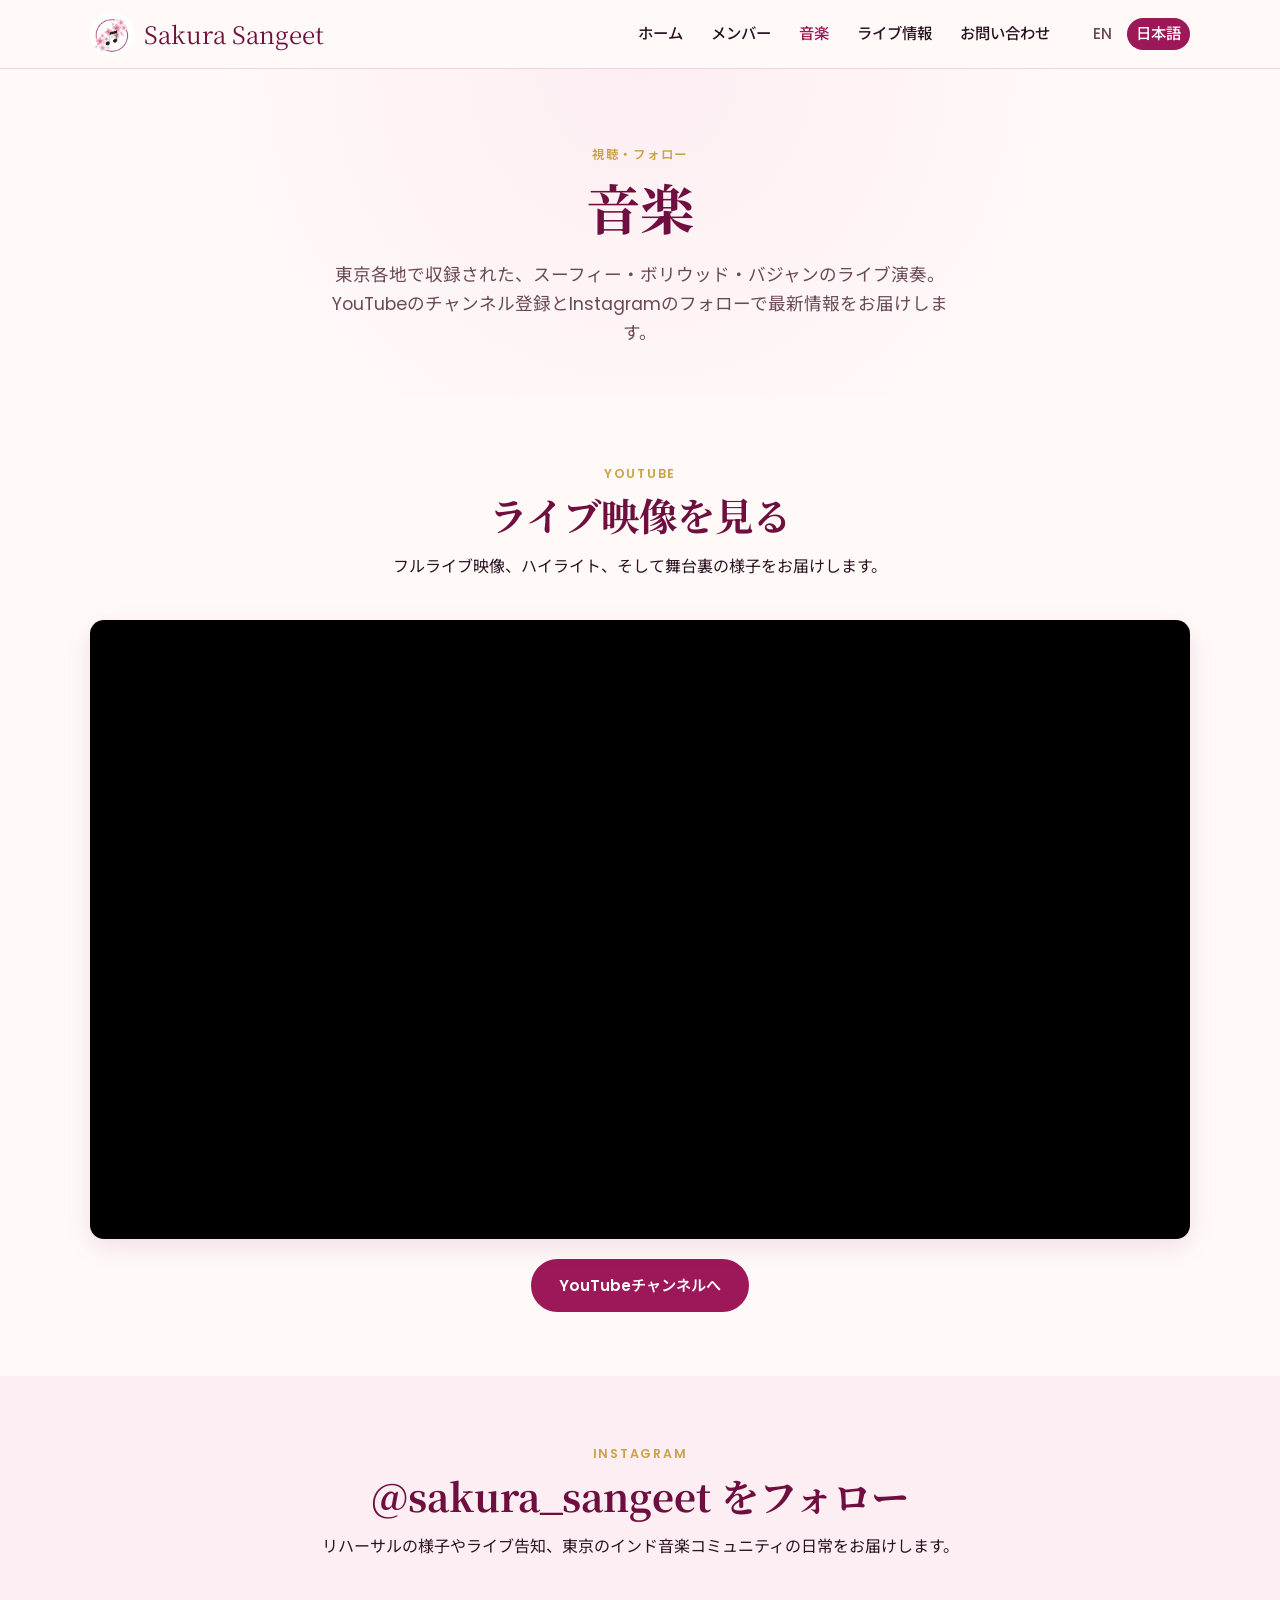
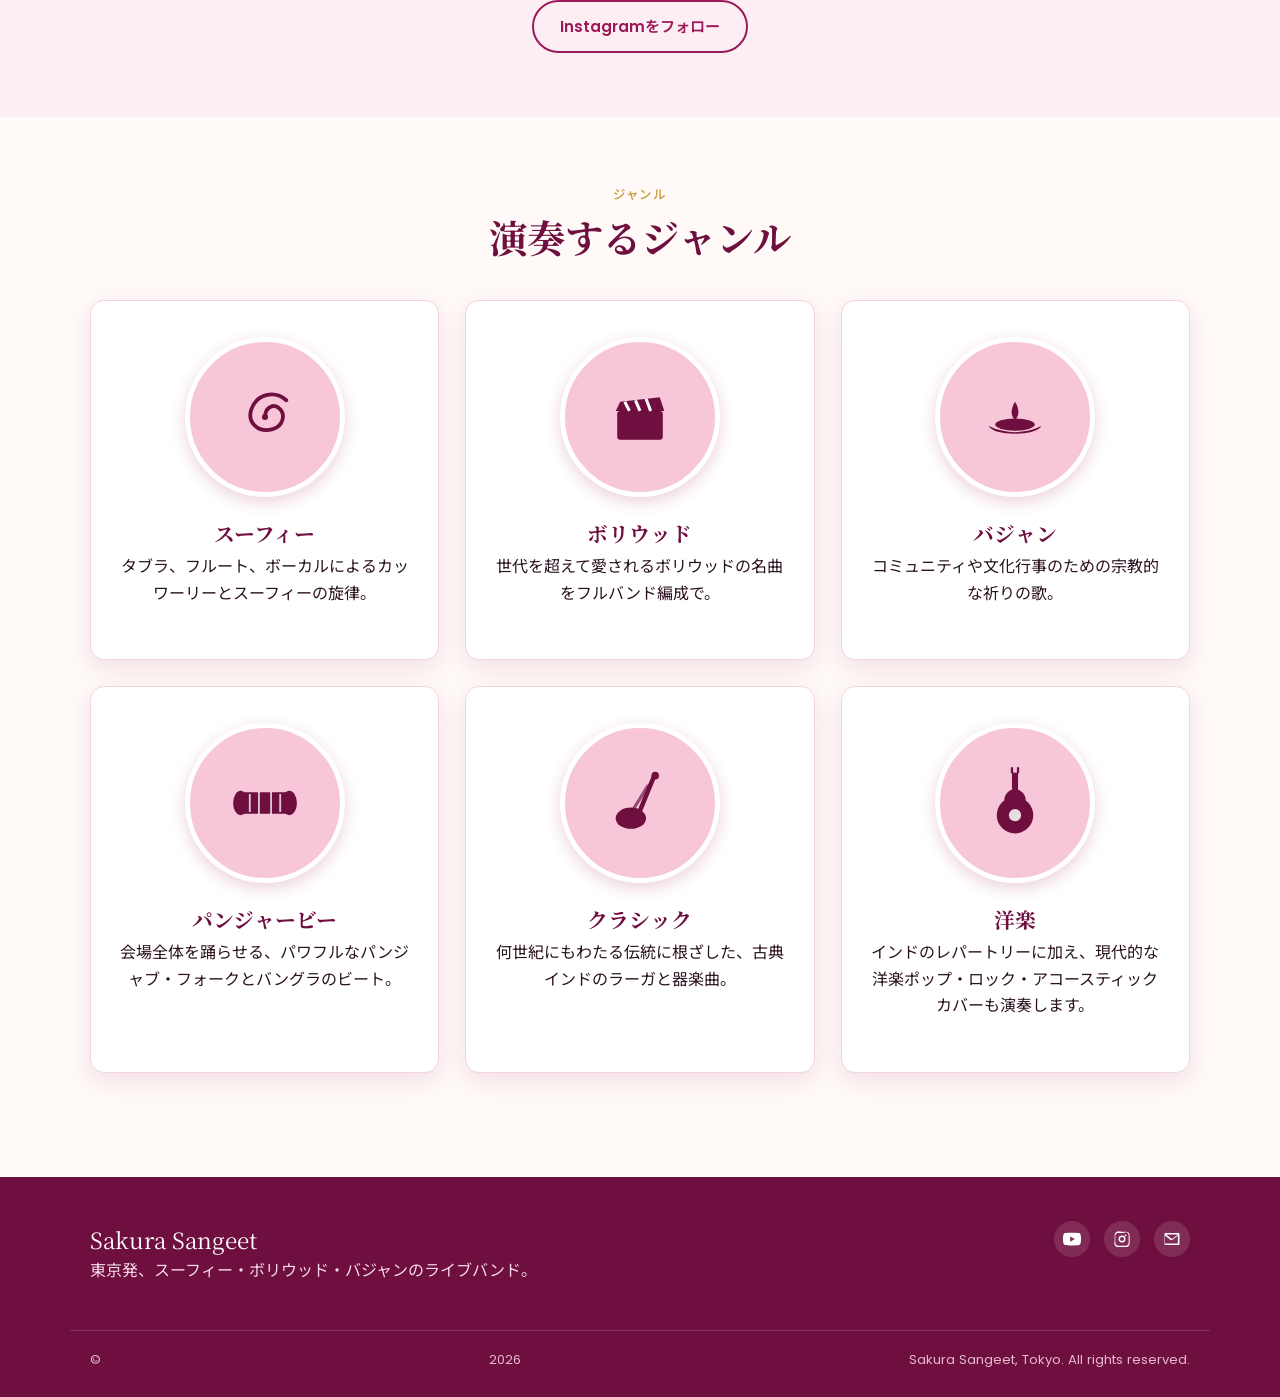
<file: ja/music.html>
<!DOCTYPE html>
<html lang="ja">
<head>
<meta charset="UTF-8">
<meta name="viewport" content="width=device-width, initial-scale=1.0">
<title>音楽 | Sakura Sangeet — YouTube &amp; Instagram</title>
<meta name="description" content="Sakura SangeetのYouTubeチャンネルとInstagramをチェック。東京発、スーフィー・ボリウッド・バジャンのライブ演奏をお届けします。">
<link rel="canonical" href="https://sakurasangeet.netlify.app/ja/music.html">
<link rel="alternate" hreflang="en" href="https://sakurasangeet.netlify.app/music.html">
<link rel="alternate" hreflang="ja" href="https://sakurasangeet.netlify.app/ja/music.html">
<link rel="alternate" hreflang="x-default" href="https://sakurasangeet.netlify.app/music.html">
<link rel="icon" href="../assets/images/band-logo-icon.jpg">
<link rel="preconnect" href="https://fonts.googleapis.com">
<link href="https://fonts.googleapis.com/css2?family=Dancing+Script:wght@600;700&family=Poppins:wght@400;500;600;700&family=Noto+Serif+JP:wght@600;700&family=Noto+Sans+JP:wght@400;500;700&display=swap" rel="stylesheet">
<link rel="stylesheet" href="../assets/css/style.css">
</head>
<body>

<header class="site-header">
  <div class="container nav">
    <a class="brand" href="index.html">
      <img src="../assets/images/band-logo-icon.jpg" alt="Sakura Sangeet ロゴ">
      Sakura Sangeet
    </a>
    <button class="nav-toggle" id="navToggle" aria-label="メニュー" aria-expanded="false">&#9776;</button>
    <ul class="nav-links" id="navLinks">
      <li><a href="index.html">ホーム</a></li>
      <li><a href="about.html">メンバー</a></li>
      <li><a href="music.html" class="active">音楽</a></li>
      <li><a href="events.html">ライブ情報</a></li>
      <li><a href="contact.html">お問い合わせ</a></li>
      <li class="lang-switch">
        <a href="../music.html">EN</a>
        <a href="music.html" class="active">日本語</a>
      </li>
    </ul>
  </div>
</header>

<main>
  <section class="hero" style="padding-bottom:20px;">
    <div class="container">
      <div class="eyebrow">視聴・フォロー</div>
      <h1>音楽</h1>
      <p class="lead">東京各地で収録された、スーフィー・ボリウッド・バジャンのライブ演奏。YouTubeのチャンネル登録とInstagramのフォローで最新情報をお届けします。</p>
    </div>
  </section>

  <section class="section">
    <div class="container">
      <div class="section-header">
        <div class="eyebrow">YouTube</div>
        <h2>ライブ映像を見る</h2>
        <p>フルライブ映像、ハイライト、そして舞台裏の様子をお届けします。</p>
      </div>
      <div class="video-embed">
        <iframe src="https://www.youtube.com/embed/EkjawUIs3w8" title="Sakura Sangeet on YouTube" allowfullscreen></iframe>
      </div>
      <div class="btn-row" style="justify-content:center; margin-top:20px;">
        <a class="btn btn-primary" data-link="youtube" href="#" target="_blank" rel="noopener">YouTubeチャンネルへ</a>
      </div>
    </div>
  </section>

  <section class="section section-alt">
    <div class="container">
      <div class="section-header">
        <div class="eyebrow">Instagram</div>
        <h2>@sakura_sangeet をフォロー</h2>
        <p>リハーサルの様子やライブ告知、東京のインド音楽コミュニティの日常をお届けします。</p>
      </div>
      <div class="btn-row" style="justify-content:center;">
        <a class="btn btn-outline" data-link="instagram" href="#" target="_blank" rel="noopener">Instagramをフォロー</a>
      </div>
    </div>
  </section>

  <section class="section">
    <div class="container">
      <div class="section-header">
        <div class="eyebrow">ジャンル</div>
        <h2>演奏するジャンル</h2>
      </div>
      <div class="grid grid-3" id="genresGrid">
        <!-- assets/js/main.js が assets/js/data.js から自動生成 -->
      </div>
    </div>
  </section>
</main>

<footer class="site-footer">
  <div class="container">
    <div>
      <div class="footer-brand">Sakura Sangeet</div>
      <p>東京発、スーフィー・ボリウッド・バジャンのライブバンド。</p>
    </div>
    <div class="footer-social">
      <a data-link="youtube" href="#" target="_blank" rel="noopener" aria-label="YouTube">
        <svg viewBox="0 0 24 24" width="18" height="18" fill="currentColor"><path d="M23.5 6.2a3 3 0 0 0-2.1-2.1C19.5 3.5 12 3.5 12 3.5s-7.5 0-9.4.6A3 3 0 0 0 .5 6.2 31.6 31.6 0 0 0 0 12a31.6 31.6 0 0 0 .5 5.8 3 3 0 0 0 2.1 2.1c1.9.6 9.4.6 9.4.6s7.5 0 9.4-.6a3 3 0 0 0 2.1-2.1A31.6 31.6 0 0 0 24 12a31.6 31.6 0 0 0-.5-5.8ZM9.6 15.5V8.5L15.8 12Z"/></svg>
      </a>
      <a data-link="instagram" href="#" target="_blank" rel="noopener" aria-label="Instagram">
        <svg viewBox="0 0 24 24" width="18" height="18" fill="currentColor"><path d="M12 2.2c3.2 0 3.6 0 4.9.07 1.2.06 2 .25 2.4.42.6.24 1 .53 1.5 1 .47.47.76.9 1 1.5.17.4.36 1.2.42 2.4.06 1.3.07 1.7.07 4.9s0 3.6-.07 4.9c-.06 1.2-.25 2-.42 2.4-.24.6-.53 1-1 1.5-.47.47-.9.76-1.5 1-.4.17-1.2.36-2.4.42-1.3.06-1.7.07-4.9.07s-3.6 0-4.9-.07c-1.2-.06-2-.25-2.4-.42-.6-.24-1-.53-1.5-1-.47-.47-.76-.9-1-1.5-.17-.4-.36-1.2-.42-2.4C2.21 15.6 2.2 15.2 2.2 12s0-3.6.07-4.9c.06-1.2.25-2 .42-2.4.24-.6.53-1 1-1.5.47-.47.9-.76 1.5-1 .4-.17 1.2-.36 2.4-.42C8.4 2.21 8.8 2.2 12 2.2Zm0 1.8c-3.15 0-3.52 0-4.76.07-.97.04-1.5.2-1.85.34-.46.18-.8.4-1.15.75-.35.35-.57.69-.75 1.15-.14.35-.3.88-.34 1.85C3.08 8.48 3.07 8.85 3.07 12s0 3.52.07 4.76c.04.97.2 1.5.34 1.85.18.46.4.8.75 1.15.35.35.69.57 1.15.75.35.14.88.3 1.85.34 1.24.06 1.61.07 4.76.07s3.52 0 4.76-.07c.97-.04 1.5-.2 1.85-.34.46-.18.8-.4 1.15-.75.35-.35.57-.69.75-1.15.14-.35.3-.88.34-1.85.06-1.24.07-1.61.07-4.76s0-3.52-.07-4.76c-.04-.97-.2-1.5-.34-1.85a3.1 3.1 0 0 0-.75-1.15 3.1 3.1 0 0 0-1.15-.75c-.35-.14-.88-.3-1.85-.34C15.52 4 15.15 4 12 4Zm0 3.4a4.6 4.6 0 1 1 0 9.2 4.6 4.6 0 0 1 0-9.2Zm0 1.8a2.8 2.8 0 1 0 0 5.6 2.8 2.8 0 0 0 0-5.6Zm5.8-2a1.08 1.08 0 1 1-2.16 0 1.08 1.08 0 0 1 2.16 0Z"/></svg>
      </a>
      <a data-link="email" href="#" aria-label="Email">
        <svg viewBox="0 0 24 24" width="18" height="18" fill="currentColor"><path d="M2 5.5A1.5 1.5 0 0 1 3.5 4h17A1.5 1.5 0 0 1 22 5.5v13a1.5 1.5 0 0 1-1.5 1.5h-17A1.5 1.5 0 0 1 2 18.5Zm2.2.5 7.3 5.8a.8.8 0 0 0 1 0L19.8 6Zm15.6 1.3-7 5.6a2.6 2.6 0 0 1-3.2 0l-7-5.6V18h17.2Z"/></svg>
      </a>
    </div>
  </div>
  <div class="footer-bottom container">
    &copy; <span data-year></span> Sakura Sangeet, Tokyo. All rights reserved.
  </div>
</footer>

<script src="../assets/js/data.js"></script>
<script src="../assets/js/main.js"></script>
</body>
</html>
</file>
<file: assets/css/style.css>
/* Sakura Sangeet — shared stylesheet (EN + JA pages) */

:root {
  --color-primary: #9c1858;
  --color-primary-dark: #6e0f3f;
  --color-primary-light: #f7c6d9;
  --color-accent-gold: #c9a24a;
  --color-bg: #fffaf8;
  --color-bg-alt: #fdeef3;
  --color-text: #2b1220;
  --color-text-muted: #6b4a58;
  --color-border: #f0d5e0;
  --font-heading: 'Dancing Script', 'Noto Serif JP', cursive, serif;
  --font-body: 'Poppins', 'Noto Sans JP', -apple-system, BlinkMacSystemFont, sans-serif;
  --max-width: 1140px;
  --radius: 14px;
  --shadow: 0 8px 24px rgba(156, 24, 88, 0.12);
}

html[lang="ja"] {
  --font-heading: 'Noto Serif JP', serif;
}

* { box-sizing: border-box; }

html { scroll-behavior: smooth; }

body {
  margin: 0;
  font-family: var(--font-body);
  color: var(--color-text);
  background: var(--color-bg);
  line-height: 1.65;
  -webkit-font-smoothing: antialiased;
}

img { max-width: 100%; display: block; }

a { color: var(--color-primary); text-decoration: none; }
a:hover { text-decoration: underline; }

.container {
  max-width: var(--max-width);
  margin: 0 auto;
  padding: 0 20px;
}

h1, h2, h3 {
  font-family: var(--font-heading);
  color: var(--color-primary-dark);
  margin: 0 0 0.4em;
  line-height: 1.2;
}

h1 { font-size: clamp(2.2rem, 5vw, 3.4rem); }
h2 { font-size: clamp(1.7rem, 3.5vw, 2.4rem); }
h3 { font-size: 1.3rem; }

p { margin: 0 0 1em; }

.section {
  padding: 64px 0;
}

.section-alt {
  background: var(--color-bg-alt);
}

.section-header {
  text-align: center;
  max-width: 680px;
  margin: 0 auto 40px;
}

.eyebrow {
  display: inline-block;
  color: var(--color-accent-gold);
  letter-spacing: 0.14em;
  text-transform: uppercase;
  font-size: 0.78rem;
  font-weight: 600;
  margin-bottom: 8px;
}

/* Buttons */
.btn {
  display: inline-flex;
  align-items: center;
  gap: 8px;
  padding: 12px 26px;
  border-radius: 999px;
  font-weight: 600;
  font-size: 0.95rem;
  border: 2px solid var(--color-primary);
  transition: all 0.2s ease;
  cursor: pointer;
}

.btn-primary {
  background: var(--color-primary);
  color: #fff;
}
.btn-primary:hover {
  background: var(--color-primary-dark);
  border-color: var(--color-primary-dark);
  text-decoration: none;
}

.btn-outline {
  background: transparent;
  color: var(--color-primary);
}
.btn-outline:hover {
  background: var(--color-primary);
  color: #fff;
  text-decoration: none;
}

.btn-row {
  display: flex;
  flex-wrap: wrap;
  gap: 14px;
}

/* Header / Nav */
.site-header {
  position: sticky;
  top: 0;
  z-index: 100;
  background: rgba(255, 250, 248, 0.92);
  backdrop-filter: blur(6px);
  border-bottom: 1px solid var(--color-border);
}

.nav {
  display: flex;
  align-items: center;
  justify-content: space-between;
  padding: 12px 20px;
}

.brand {
  display: flex;
  align-items: center;
  gap: 10px;
  font-family: var(--font-heading);
  font-size: 1.5rem;
  color: var(--color-primary-dark);
}

.brand img {
  height: 44px;
  width: 44px;
  object-fit: cover;
  border-radius: 50%;
}

.nav-links {
  display: flex;
  align-items: center;
  gap: 28px;
  list-style: none;
  margin: 0;
  padding: 0;
}

.nav-links a {
  color: var(--color-text);
  font-weight: 500;
  font-size: 0.96rem;
}

.nav-links a.active,
.nav-links a:hover {
  color: var(--color-primary);
}

.lang-switch {
  display: flex;
  align-items: center;
  gap: 6px;
  font-size: 0.85rem;
  font-weight: 600;
  margin-left: 6px;
}

.lang-switch a {
  padding: 3px 9px;
  border-radius: 999px;
  color: var(--color-text-muted);
}

.lang-switch a.active {
  background: var(--color-primary);
  color: #fff;
}

.nav-toggle {
  display: none;
  background: none;
  border: none;
  font-size: 1.6rem;
  color: var(--color-primary-dark);
  cursor: pointer;
}

@media (max-width: 860px) {
  .nav-toggle { display: block; }
  .nav-links {
    position: absolute;
    top: 100%;
    left: 0;
    right: 0;
    background: var(--color-bg);
    flex-direction: column;
    align-items: flex-start;
    gap: 4px;
    padding: 14px 20px 20px;
    border-bottom: 1px solid var(--color-border);
    display: none;
  }
  .nav-links.open { display: flex; }
  .nav-links li { width: 100%; }
  .nav-links a { display: block; padding: 10px 0; }
  .lang-switch { margin: 8px 0 0; }
}

/* Hero */
.hero {
  padding: 72px 0 60px;
  text-align: center;
  background: radial-gradient(circle at 50% 0%, var(--color-bg-alt), var(--color-bg) 65%);
}

.hero-logo {
  width: 140px;
  height: 140px;
  border-radius: 50%;
  object-fit: cover;
  margin: 0 auto 20px;
  box-shadow: var(--shadow);
  border: 4px solid #fff;
}

.hero p.lead {
  max-width: 640px;
  margin: 0 auto 28px;
  font-size: 1.1rem;
  color: var(--color-text-muted);
}

.hero .btn-row { justify-content: center; }

/* Petal decoration */
.petal-divider {
  text-align: center;
  color: var(--color-primary-light);
  font-size: 1.4rem;
  letter-spacing: 12px;
  margin: 0 0 8px;
}

/* Grids */
.grid {
  display: grid;
  gap: 26px;
}

.grid-3 { grid-template-columns: repeat(3, 1fr); }
.grid-2 { grid-template-columns: repeat(2, 1fr); }

@media (max-width: 860px) {
  .grid-3 { grid-template-columns: repeat(2, 1fr); }
}
@media (max-width: 600px) {
  .grid-3, .grid-2 { grid-template-columns: 1fr; }
}

/* Cards */
.card {
  background: #fff;
  border-radius: var(--radius);
  box-shadow: var(--shadow);
  overflow: hidden;
  border: 1px solid var(--color-border);
}

.member-card {
  padding: 36px 24px;
  text-align: center;
}

.member-avatar {
  width: 160px;
  height: 160px;
  border-radius: 50%;
  background: var(--color-primary-light);
  color: var(--color-primary-dark);
  display: flex;
  align-items: center;
  justify-content: center;
  font-family: var(--font-heading);
  font-size: 3.2rem;
  margin: 0 auto 24px;
  object-fit: cover;
  border: 5px solid #fff;
  box-shadow: 0 5px 16px rgba(156, 24, 88, 0.2);
}

.member-role {
  color: var(--color-primary);
  font-weight: 600;
  font-size: 0.9rem;
  text-transform: uppercase;
  letter-spacing: 0.06em;
  margin-bottom: 12px;
}

.member-instagram {
  display: inline-block;
  font-size: 0.85rem;
  font-weight: 600;
  color: var(--color-text-muted);
  margin-bottom: 16px;
}

.member-instagram:hover {
  color: var(--color-primary);
}

.member-meta {
  text-align: left;
  font-size: 0.92rem;
  color: var(--color-text-muted);
  margin-top: 12px;
}

.member-meta strong {
  color: var(--color-text);
  display: block;
  font-size: 0.82rem;
  text-transform: uppercase;
  letter-spacing: 0.04em;
  margin-bottom: 2px;
}

.placeholder-flag {
  display: inline-block;
  margin-top: 14px;
  font-size: 0.72rem;
  font-weight: 700;
  letter-spacing: 0.05em;
  text-transform: uppercase;
  color: var(--color-accent-gold);
  border: 1px dashed var(--color-accent-gold);
  border-radius: 999px;
  padding: 3px 10px;
}

.event-card img {
  width: 100%;
  aspect-ratio: 3 / 4;
  object-fit: cover;
}

.event-body {
  padding: 20px 22px 24px;
}

.event-date {
  color: var(--color-accent-gold);
  font-weight: 700;
  font-size: 0.85rem;
  letter-spacing: 0.04em;
  text-transform: uppercase;
  margin-bottom: 6px;
}

.event-status {
  display: inline-block;
  font-size: 0.72rem;
  font-weight: 700;
  text-transform: uppercase;
  letter-spacing: 0.05em;
  border-radius: 999px;
  padding: 3px 10px;
  margin-bottom: 10px;
}

.event-status.upcoming {
  background: var(--color-primary-light);
  color: var(--color-primary-dark);
}
.event-status.past {
  background: #eee;
  color: #777;
}

.event-venue {
  color: var(--color-text-muted);
  font-size: 0.94rem;
}

/* Social / contact */
.social-row {
  display: flex;
  gap: 16px;
  justify-content: center;
  flex-wrap: wrap;
}

.social-card {
  display: flex;
  align-items: center;
  gap: 14px;
  padding: 18px 24px;
  min-width: 240px;
}

.social-icon {
  width: 42px;
  height: 42px;
  flex-shrink: 0;
  border-radius: 50%;
  background: var(--color-primary-light);
  display: flex;
  align-items: center;
  justify-content: center;
  color: var(--color-primary-dark);
}

.social-card h3 { margin: 0 0 2px; font-size: 1.05rem; font-family: var(--font-body); font-weight: 700; }
.social-card span { color: var(--color-text-muted); font-size: 0.88rem; }

.video-embed {
  position: relative;
  width: 100%;
  padding-top: 56.25%;
  border-radius: var(--radius);
  overflow: hidden;
  box-shadow: var(--shadow);
  background: #000;
}
.video-embed iframe {
  position: absolute;
  inset: 0;
  width: 100%;
  height: 100%;
  border: 0;
}

/* Footer */
.site-footer {
  background: var(--color-primary-dark);
  color: #f6dbe6;
  padding: 44px 0 26px;
  margin-top: 40px;
}

.site-footer a { color: #fff; }
.site-footer .container {
  display: flex;
  flex-wrap: wrap;
  justify-content: space-between;
  gap: 24px;
}

.footer-brand {
  font-family: var(--font-heading);
  font-size: 1.4rem;
  color: #fff;
}

.footer-bottom {
  text-align: center;
  font-size: 0.82rem;
  color: #e6b9cd;
  margin-top: 30px;
  border-top: 1px solid rgba(255,255,255,0.15);
  padding-top: 18px;
}

.footer-social {
  display: flex;
  gap: 14px;
}
.footer-social a {
  width: 36px;
  height: 36px;
  border-radius: 50%;
  background: rgba(255,255,255,0.12);
  display: flex;
  align-items: center;
  justify-content: center;
}
.footer-social a:hover { background: rgba(255,255,255,0.25); text-decoration: none; }
</file>
